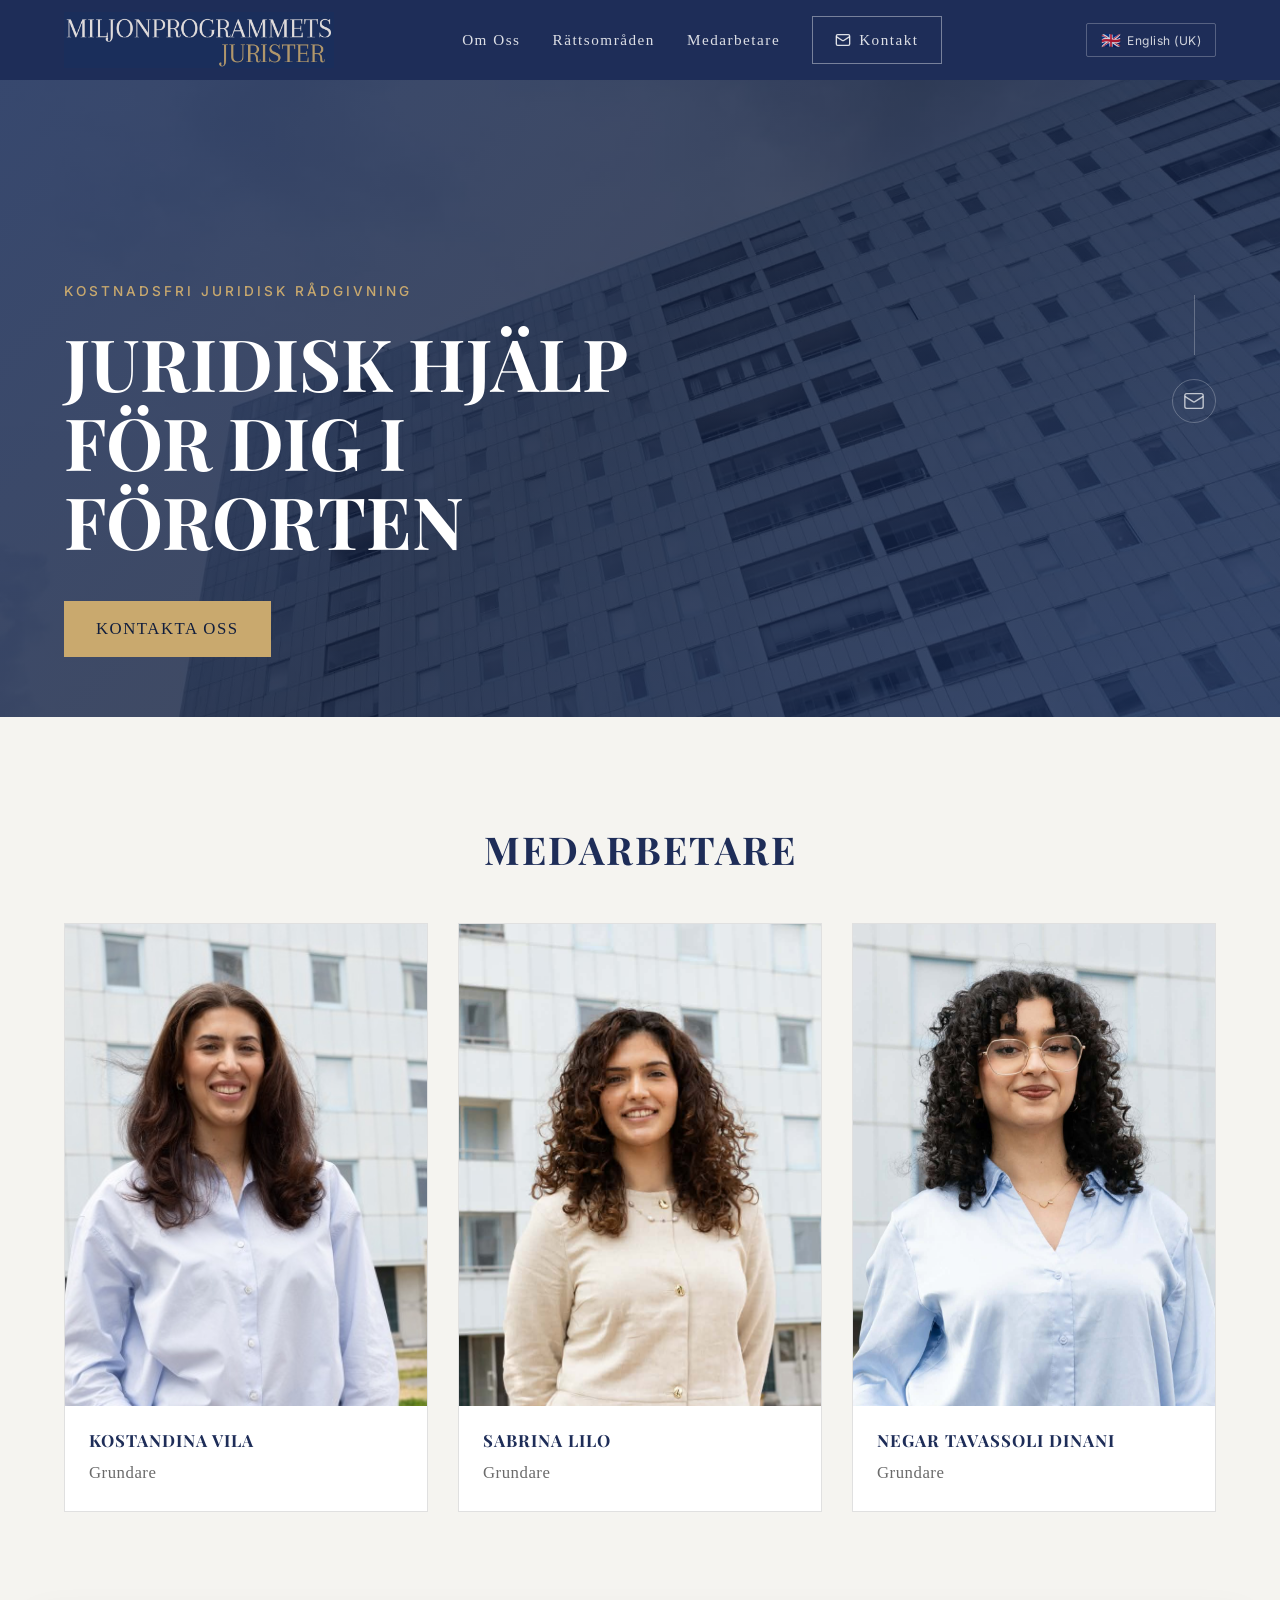
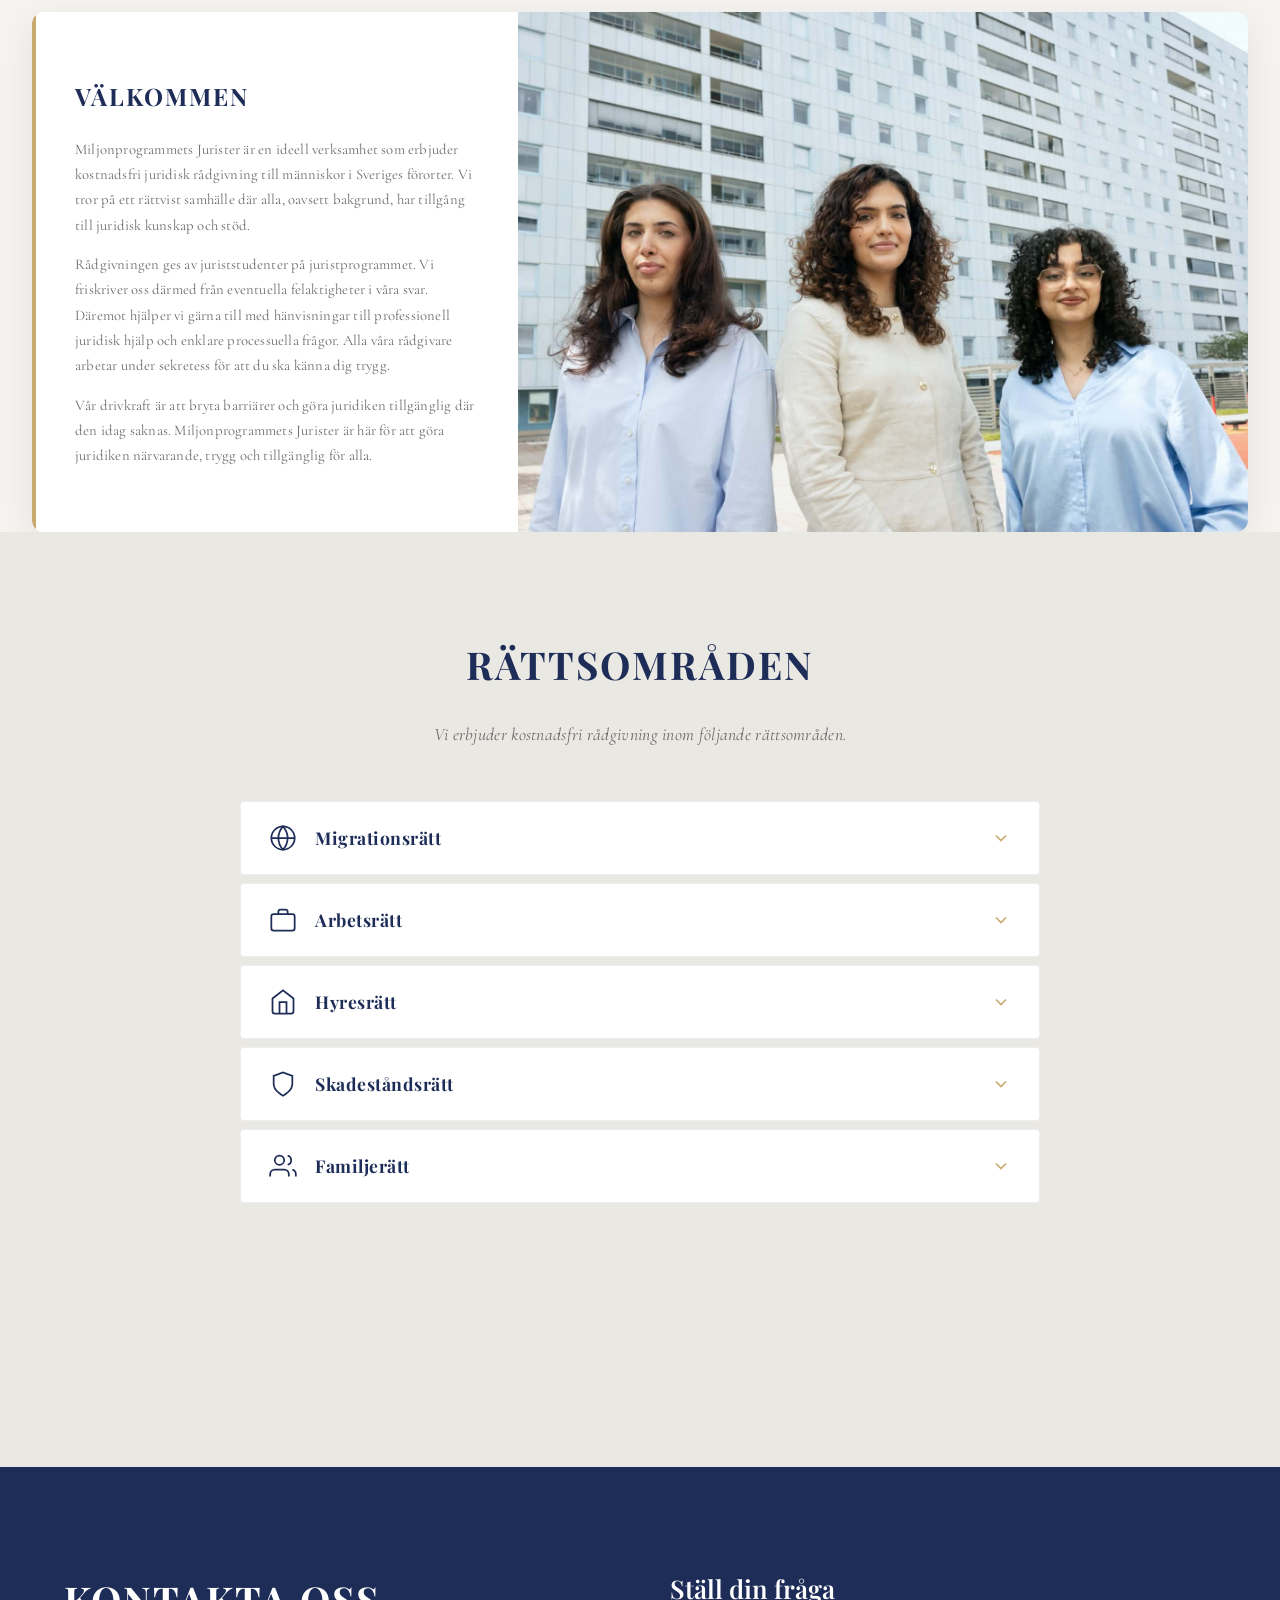
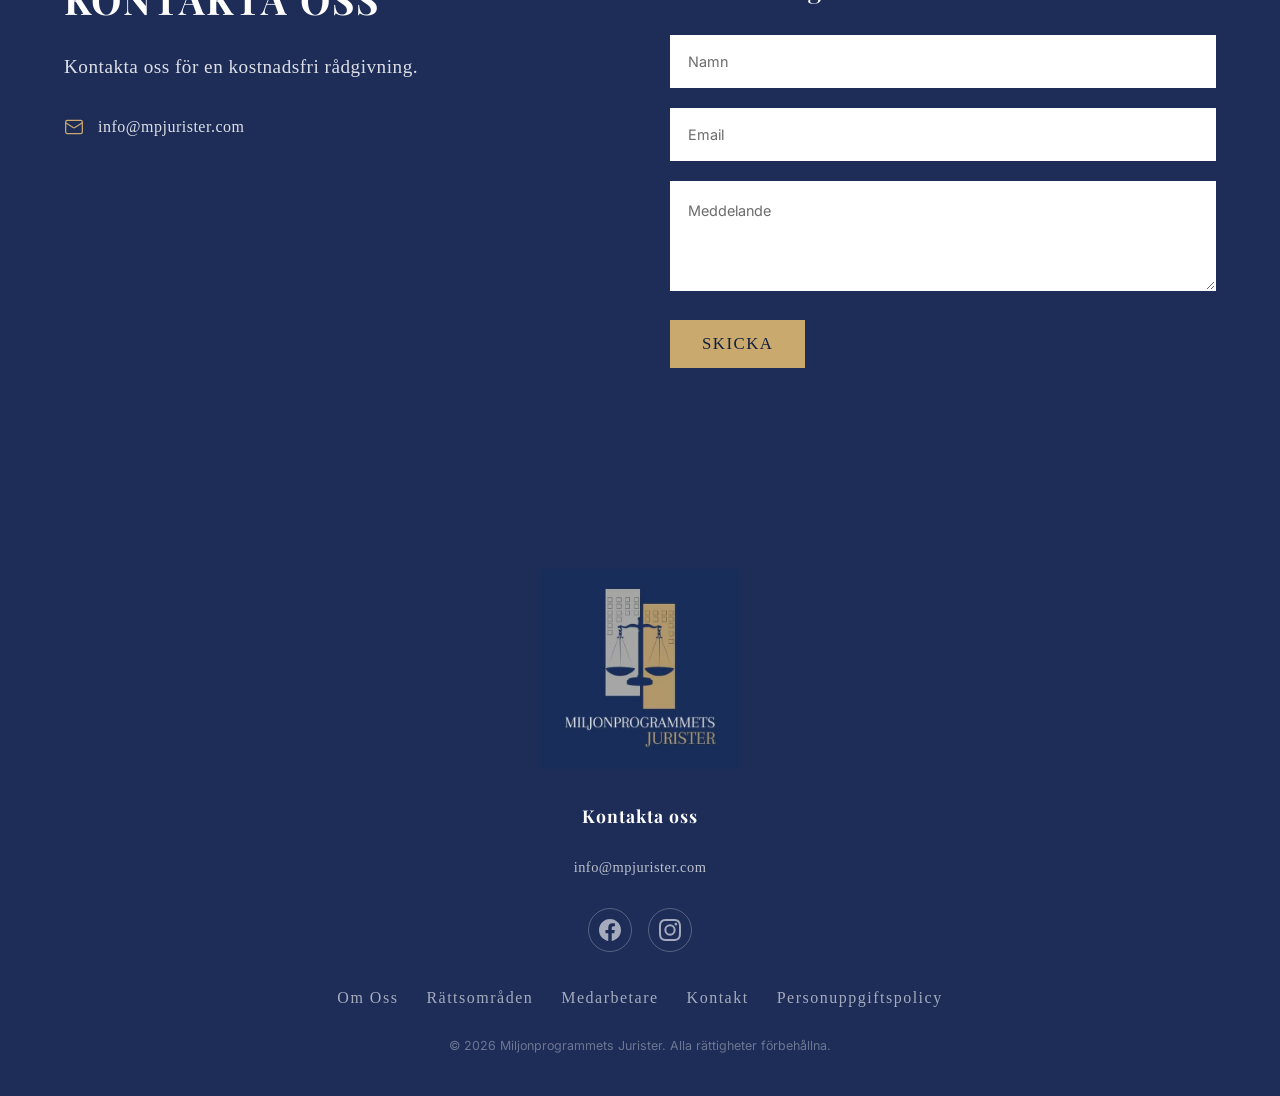
<file: index.html>
<!DOCTYPE html>
<html lang="sv">
<head>
    <meta charset="UTF-8">
    <meta name="viewport" content="width=device-width, initial-scale=1.0">
    <title>Miljonprogrammets Jurister — Kostnadsfri Juridisk Rådgivning</title>
    <meta name="description" content="Miljonprogrammets Jurister erbjuder kostnadsfri juridisk rådgivning inom migrationsrätt, arbetsrätt, hyresrätt, skadeståndsrätt, familjerätt och tvångsvård.">
    <link rel="preconnect" href="https://fonts.googleapis.com">
    <link rel="preconnect" href="https://fonts.gstatic.com" crossorigin>
    <link href="https://fonts.googleapis.com/css2?family=Playfair+Display:ital,wght@0,400;0,700;1,400&family=Inter:wght@300;400;500;600&family=Cormorant+Garamond:ital,wght@0,400;0,500;0,600;1,400;1,500&display=swap" rel="stylesheet">
    <link rel="stylesheet" href="style.css">
</head>
<body>

    <!-- ═══════════════════════════════════════════════════════════ -->
    <!-- HEADER / NAVIGATION                                        -->
    <!-- ═══════════════════════════════════════════════════════════ -->
    <header class="site-header" id="header">
        <div class="header-inner">
            <a href="#hero" class="logo" aria-label="Miljonprogrammets Jurister – Hem">
                <img src="images/logo-header.png" alt="Miljonprogrammets Jurister" class="header-logo-img">
            </a>

            <nav class="main-nav" id="mainNav" aria-label="Huvudnavigering">
                <ul class="nav-list">
                    <li><a href="#om-oss" data-sv="Om Oss" data-en="About Us">Om Oss</a></li>
                    <li><a href="#rattsomraden" data-sv="Rättsområden" data-en="Expertise">Rättsområden</a></li>
                    <li><a href="#medarbetare" data-sv="Medarbetare" data-en="Our People">Medarbetare</a></li>
                    <li><a href="#kontakt" class="nav-cta" data-sv="Kontakt" data-en="Contact Us">
                        <svg width="16" height="16" viewBox="0 0 24 24" fill="none" stroke="currentColor" stroke-width="2" aria-hidden="true">
                            <rect x="2" y="4" width="20" height="16" rx="2"/><path d="m22 7-8.97 5.7a1.94 1.94 0 0 1-2.06 0L2 7"/>
                        </svg>
                        Kontakt
                    </a></li>
                </ul>
                
                <!-- Mobile Language Toggle (only visible in mobile menu) -->
                <button class="lang-toggle mobile-lang-toggle js-lang-toggle" aria-label="Switch language">
                    <span class="lang-flag js-lang-flag">🇬🇧</span>
                    <span class="lang-label js-lang-label" data-sv="English (UK)" data-en="Svenska">English (UK)</span>
                </button>
            </nav>

            <!-- Desktop Language Toggle -->
            <button class="lang-toggle desktop-lang-toggle js-lang-toggle" aria-label="Switch language">
                <span class="lang-flag js-lang-flag">🇬🇧</span>
                <span class="lang-label js-lang-label" data-sv="English (UK)" data-en="Svenska">English (UK)</span>
            </button>

            <!-- Mobile Hamburger -->
            <button class="hamburger" id="hamburger" aria-label="Öppna meny" aria-expanded="false">
                <span></span><span></span><span></span>
            </button>
        </div>
    </header>

    <!-- ═══════════════════════════════════════════════════════════ -->
    <!-- HERO SECTION                                               -->
    <!-- ═══════════════════════════════════════════════════════════ -->
    <section class="hero" id="hero">
        <div class="hero-overlay"></div>
        <div class="hero-content">
            <p class="hero-subtitle" data-sv="KOSTNADSFRI JURIDISK RÅDGIVNING" data-en="FREE LEGAL ADVICE">KOSTNADSFRI JURIDISK RÅDGIVNING</p>
            <h1 class="hero-title" data-sv="JURIDISK HJÄLP FÖR DIG I FÖRORTEN" data-en="LEGAL SUPPORT FOR YOU IN THE MARGINALIZED AREAS">JURIDISK HJÄLP<br>FÖR DIG I<br>FÖRORTEN</h1>
            <a href="#kontakt" class="btn btn-primary" data-sv="KONTAKTA OSS" data-en="CONTACT US">KONTAKTA OSS</a>
        </div>
        <!-- Floating side icons -->
        <div class="hero-side-icons">
            <a href="mailto:info@mpjurister.com" class="side-icon" aria-label="Email">
                <svg width="22" height="22" viewBox="0 0 24 24" fill="none" stroke="currentColor" stroke-width="1.5"><rect x="2" y="4" width="20" height="16" rx="2"/><path d="m22 7-8.97 5.7a1.94 1.94 0 0 1-2.06 0L2 7"/></svg>
            </a>
        </div>
    </section>



    <!-- ═══════════════════════════════════════════════════════════ -->
    <!-- TEAM SECTION                                               -->
    <!-- ═══════════════════════════════════════════════════════════ -->
    <section class="section team" id="medarbetare">
        <div class="container">
            <h2 class="section-title section-title--center" data-sv="MEDARBETARE" data-en="OUR PEOPLE">MEDARBETARE</h2>

            <div class="team-grid">
                <div class="team-card" data-aos>
                    <div class="team-img-wrap">
                        <img src="images/Kostandina_team.jpg" alt="Kostandina Vila" class="team-img-kostandina" loading="lazy">
                    </div>
                    <h3>KOSTANDINA VILA</h3>
                    <p class="team-role" data-sv="Grundare" data-en="Founder">Grundare</p>
                </div>

                <div class="team-card" data-aos>
                    <div class="team-img-wrap">
                        <img src="images/Sabrina_Lilo.jpg" alt="Sabrina Lilo" class="team-img-sabrina" loading="lazy">
                    </div>
                    <h3>SABRINA LILO</h3>
                    <p class="team-role" data-sv="Grundare" data-en="Founder">Grundare</p>
                </div>

                <div class="team-card" data-aos>
                    <div class="team-img-wrap">
                        <img src="images/Negar_Tavaassoli_Dinaani.jpg" alt="Negar Tavassoli Dinani" class="team-img-negar" loading="lazy">
                    </div>
                    <h3>NEGAR TAVASSOLI DINANI</h3>
                    <p class="team-role" data-sv="Grundare" data-en="Founder">Grundare</p>
                </div>
            </div>
        </div>
    </section>

    <!-- ═══════════════════════════════════════════════════════════ -->
    <!-- ABOUT / WELCOME SECTION                                    -->
    <!-- ═══════════════════════════════════════════════════════════ -->
    <section class="section about" id="om-oss">
        <div class="about-split">
            <div class="welcome-box">
                <div class="about-content">
                    <h2 class="section-title" data-sv="VÄLKOMMEN" data-en="WELCOME">VÄLKOMMEN</h2>
                    <p data-sv="Miljonprogrammets Jurister är en ideell verksamhet som erbjuder kostnadsfri juridisk rådgivning till människor i Sveriges förorter. Vi tror på ett rättvist samhälle där alla, oavsett bakgrund, har tillgång till juridisk kunskap och stöd." data-en="Miljonprogrammets Jurister is a non-profit organization that offers free legal advice to people living in Sweden's marginalized areas. We believe in a fair society where everyone, regardless of background, has access to legal knowledge and support.">
                        Miljonprogrammets Jurister är en ideell verksamhet som erbjuder kostnadsfri juridisk rådgivning till människor i Sveriges förorter. Vi tror på ett rättvist samhälle där alla, oavsett bakgrund, har tillgång till juridisk kunskap och stöd.
                    </p>
                    <p data-sv="Rådgivningen ges av juriststudenter på juristprogrammet. Vi friskriver oss därmed från eventuella felaktigheter i våra svar. Däremot hjälper vi gärna till med hänvisningar till professionell juridisk hjälp och enklare processuella frågor. Alla våra rådgivare arbetar under sekretess för att du ska känna dig trygg." data-en="Our legal advice is provided by law students enrolled in university law programs. Therefore, we disclaim any responsibility for potential inaccuracies in our answers. However, we are happy to refer you to professional legal assistance and help with simpler procedural matters. All our advisors operate under strict confidentiality to ensure your safety and comfort.">
                        Rådgivningen ges av juriststudenter på juristprogrammet. Vi friskriver oss därmed från eventuella felaktigheter i våra svar. Däremot hjälper vi gärna till med hänvisningar till professionell juridisk hjälp och enklare processuella frågor. Alla våra rådgivare arbetar under sekretess för att du ska känna dig trygg.
                    </p>
                    <p data-sv="Vår drivkraft är att bryta barriärer och göra juridiken tillgänglig där den idag saknas. Miljonprogrammets Jurister är här för att göra juridiken närvarande, trygg och tillgänglig för alla." data-en="Our mission is to break down barriers and make legal support accessible where it is most needed. Miljonprogrammets Jurister is here to make the law present, safe, and available to everyone.">
                        Vår drivkraft är att bryta barriärer och göra juridiken tillgänglig där den idag saknas. Miljonprogrammets Jurister är här för att göra juridiken närvarande, trygg och tillgänglig för alla.
                    </p>
                </div>
            </div>
            <div class="about-photo">
                <img src="images/Grupp_bilden.jpg" alt="Kostandina Vila, Sabrina Lilo och Negar Tavassoli Dinani — Grundare av Miljonprogrammets Jurister" loading="lazy">
            </div>
        </div>
    </section>

    <!-- ═══════════════════════════════════════════════════════════ -->
    <!-- PRACTICE AREAS (ACCORDION)                                 -->
    <!-- ═══════════════════════════════════════════════════════════ -->
    <section class="section practice-areas" id="rattsomraden">
        <div class="container">
            <h2 class="section-title section-title--center" data-sv="RÄTTSOMRÅDEN" data-en="AREAS OF PRACTICE">RÄTTSOMRÅDEN</h2>
            <p class="section-intro" data-sv="Vi erbjuder kostnadsfri rådgivning inom följande rättsområden." data-en="We offer free advice in the following areas of practice.">Vi erbjuder kostnadsfri rådgivning inom följande rättsområden.</p>

            <div class="accordion-list">
                <!-- Migrationsrätt -->
                <div class="accordion-item" data-aos>
                    <button class="accordion-header" aria-expanded="false">
                        <div class="accordion-header-content">
                            <div class="area-icon">
                                <svg width="28" height="28" viewBox="0 0 24 24" fill="none" stroke="currentColor" stroke-width="1.5"><circle cx="12" cy="12" r="10"/><path d="M2 12h20M12 2a15.3 15.3 0 0 1 4 10 15.3 15.3 0 0 1-4 10 15.3 15.3 0 0 1-4-10 15.3 15.3 0 0 1 4-10z"/></svg>
                            </div>
                            <h3 data-sv="Migrationsrätt" data-en="Immigration Law">Migrationsrätt</h3>
                        </div>
                        <span class="accordion-arrow">
                            <svg width="20" height="20" viewBox="0 0 24 24" fill="none" stroke="currentColor" stroke-width="2"><polyline points="6 9 12 15 18 9"/></svg>
                        </span>
                    </button>
                    <div class="accordion-body">
                        <p data-sv="Migrationsrätt handlar om vilka rättigheter utländska medborgare har att vistas i Sverige. Det är ett viktigt rättsområde som ofta berör människor i mycket utsatta situationer." data-en="Immigration law deals with the rights of foreign citizens to stay in Sweden. It is an important area of law that often affects people in highly vulnerable situations.">Migrationsrätt handlar om vilka rättigheter utländska medborgare har att vistas i Sverige. Det är ett viktigt rättsområde som ofta berör människor i mycket utsatta situationer.</p>
                        <p data-sv="Reglerna inom migrationsrätten kan vara svåra att förstå, och de förändras dessutom relativt ofta. För den som har flytt från exempelvis krig eller förföljelse, och kanske inte behärskar språket, kan det vara särskilt utmanande att sätta sig in i vilka rättigheter och möjligheter som finns." data-en="The rules within immigration law can be difficult to understand, and they also change relatively often. For those who have fled from war or persecution, for example, and perhaps do not speak the language, it can be particularly challenging to understand what rights and opportunities are available.">Reglerna inom migrationsrätten kan vara svåra att förstå, och de förändras dessutom relativt ofta. För den som har flytt från exempelvis krig eller förföljelse, och kanske inte behärskar språket, kan det vara särskilt utmanande att sätta sig in i vilka rättigheter och möjligheter som finns.</p>
                        <p data-sv="Därför är det viktigt att få rätt stöd och vägledning. Vi på Miljonprogrammets jurister arbetar för att göra juridiken mer tillgänglig genom att förklara reglerna på ett tydligt sätt och hjälpa människor att ta nästa steg i sina ärenden." data-en="Therefore, it is important to get the right support and guidance. We at Miljonprogrammets jurister work to make the law more accessible by explaining the rules in a clear way and helping people take the next step in their cases.">Därför är det viktigt att få rätt stöd och vägledning. Vi på Miljonprogrammets jurister arbetar för att göra juridiken mer tillgänglig genom att förklara reglerna på ett tydligt sätt och hjälpa människor att ta nästa steg i sina ärenden.</p>
                    </div>
                </div>

                <!-- Arbetsrätt -->
                <div class="accordion-item" data-aos>
                    <button class="accordion-header" aria-expanded="false">
                        <div class="accordion-header-content">
                            <div class="area-icon">
                                <svg width="28" height="28" viewBox="0 0 24 24" fill="none" stroke="currentColor" stroke-width="1.5"><rect x="2" y="7" width="20" height="14" rx="2"/><path d="M16 7V5a2 2 0 0 0-2-2h-4a2 2 0 0 0-2 2v2"/></svg>
                            </div>
                            <h3 data-sv="Arbetsrätt" data-en="Labour Law">Arbetsrätt</h3>
                        </div>
                        <span class="accordion-arrow">
                            <svg width="20" height="20" viewBox="0 0 24 24" fill="none" stroke="currentColor" stroke-width="2"><polyline points="6 9 12 15 18 9"/></svg>
                        </span>
                    </button>
                    <div class="accordion-body">
                        <p data-sv="Arbetsrätt handlar om rättigheter och skyldigheter mellan arbetsgivare och arbetstagare. Det omfattar även frågor om lön, anställningsvillkor och hur konflikter på arbetsplatsen kan lösas. Arbetsrätten syftar till att skapa trygga och rättvisa arbetsförhållanden. Ingen ska bli utnyttjad i sitt arbete, och alla har rätt till skäliga villkor." data-en="Labor law deals with rights and obligations between employers and employees. It also covers issues concerning salary, employment conditions, and how conflicts in the workplace can be resolved. Labor law aims to create safe and fair working conditions. No one should be exploited in their work, and everyone has the right to reasonable conditions.">Arbetsrätt handlar om rättigheter och skyldigheter mellan arbetsgivare och arbetstagare. Det omfattar även frågor om lön, anställningsvillkor och hur konflikter på arbetsplatsen kan lösas. Arbetsrätten syftar till att skapa trygga och rättvisa arbetsförhållanden. Ingen ska bli utnyttjad i sitt arbete, och alla har rätt till skäliga villkor.</p>
                    </div>
                </div>

                <!-- Hyresrätt -->
                <div class="accordion-item" data-aos>
                    <button class="accordion-header" aria-expanded="false">
                        <div class="accordion-header-content">
                            <div class="area-icon">
                                <svg width="28" height="28" viewBox="0 0 24 24" fill="none" stroke="currentColor" stroke-width="1.5"><path d="m3 9 9-7 9 7v11a2 2 0 0 1-2 2H5a2 2 0 0 1-2-2z"/><polyline points="9,22 9,12 15,12 15,22"/></svg>
                            </div>
                            <h3 data-sv="Hyresrätt" data-en="Tenancy Law">Hyresrätt</h3>
                        </div>
                        <span class="accordion-arrow">
                            <svg width="20" height="20" viewBox="0 0 24 24" fill="none" stroke="currentColor" stroke-width="2"><polyline points="6 9 12 15 18 9"/></svg>
                        </span>
                    </button>
                    <div class="accordion-body">
                        <p data-sv="Hyresjuridik berör förhållandet mellan hyresvärd och hyresgäst. Det omfattar bland annat hyresavtal, uppsägningstider, hyressättning, besittningsskydd och tvister kring boende och lokaler." data-en="Tenancy law concerns the relationship between landlord and tenant. It covers, among other things, rental agreements, notice periods, rent setting, security of tenure and disputes about accommodation and premises.">Hyresjuridik berör förhållandet mellan hyresvärd och hyresgäst. Det omfattar bland annat hyresavtal, uppsägningstider, hyressättning, besittningsskydd och tvister kring boende och lokaler.</p>
                    </div>
                </div>

                <!-- Skadeståndsrätt -->
                <div class="accordion-item" data-aos>
                    <button class="accordion-header" aria-expanded="false">
                        <div class="accordion-header-content">
                            <div class="area-icon">
                                <svg width="28" height="28" viewBox="0 0 24 24" fill="none" stroke="currentColor" stroke-width="1.5"><path d="M12 22s8-4 8-10V5l-8-3-8 3v7c0 6 8 10 8 10z"/></svg>
                            </div>
                            <h3 data-sv="Skadeståndsrätt" data-en="Tort Law">Skadeståndsrätt</h3>
                        </div>
                        <span class="accordion-arrow">
                            <svg width="20" height="20" viewBox="0 0 24 24" fill="none" stroke="currentColor" stroke-width="2"><polyline points="6 9 12 15 18 9"/></svg>
                        </span>
                    </button>
                    <div class="accordion-body">
                        <p data-sv="Skadeståndsrätt reglerar vem som har rätt till skadestånd, och hur stort skadeståndet skall vara. I samband med brott har brottsoffret nästan alltid rätt till skadestånd enligt svensk rätt." data-en="Tort law regulates who is entitled to damages, and how large the damages should be. In the case of a crime, the victim is almost always entitled to damages under Swedish law.">Skadeståndsrätt reglerar vem som har rätt till skadestånd, och hur stort skadeståndet skall vara. I samband med brott har brottsoffret nästan alltid rätt till skadestånd enligt svensk rätt.</p>
                    </div>
                </div>

                <!-- Familjerätt -->
                <div class="accordion-item" data-aos>
                    <button class="accordion-header" aria-expanded="false">
                        <div class="accordion-header-content">
                            <div class="area-icon">
                                <svg width="28" height="28" viewBox="0 0 24 24" fill="none" stroke="currentColor" stroke-width="1.5"><path d="M17 21v-2a4 4 0 0 0-4-4H5a4 4 0 0 0-4 4v2"/><circle cx="9" cy="7" r="4"/><path d="M23 21v-2a4 4 0 0 0-3-3.87"/><path d="M16 3.13a4 4 0 0 1 0 7.75"/></svg>
                            </div>
                            <h3 data-sv="Familjerätt" data-en="Family Law">Familjerätt</h3>
                        </div>
                        <span class="accordion-arrow">
                            <svg width="20" height="20" viewBox="0 0 24 24" fill="none" stroke="currentColor" stroke-width="2"><polyline points="6 9 12 15 18 9"/></svg>
                        </span>
                    </button>
                    <div class="accordion-body">
                        <p data-sv="Familjerätt handlar om juridiska frågor som rör familjen och relationer mellan närstående. Det omfattar bland annat regler kring äktenskap och samboförhållanden, relationen mellan föräldrar och barn samt frågor om arv. Inom familjerätten finns även bestämmelser om gode män och förvaltare, som kan bli aktuella när en person behöver stöd i att ta tillvara sina rättigheter eller sköta sin ekonomi." data-en="Family law deals with legal issues concerning the family and relationships between relatives. It includes, among other things, rules regarding marriage and cohabitation, the relationship between parents and children, as well as issues of inheritance. Family law also contains provisions on trustees and administrators, which may become relevant when a person needs support in asserting their rights or managing their finances.">Familjerätt handlar om juridiska frågor som rör familjen och relationer mellan närstående. Det omfattar bland annat regler kring äktenskap och samboförhållanden, relationen mellan föräldrar och barn samt frågor om arv. Inom familjerätten finns även bestämmelser om gode män och förvaltare, som kan bli aktuella när en person behöver stöd i att ta tillvara sina rättigheter eller sköta sin ekonomi.</p>
                    </div>
                </div>

                <!-- Tvångsvård -->
                <div class="accordion-item" data-aos>
                    <button class="accordion-header" aria-expanded="false">
                        <div class="accordion-header-content">
                            <div class="area-icon">
                                <svg width="28" height="28" viewBox="0 0 24 24" fill="none" stroke="currentColor" stroke-width="1.5"><path d="M12 22s8-4 8-10V5l-8-3-8 3v7c0 6 8 10 8 10z"/><path d="M12 8v4M12 16h.01"/></svg>
                            </div>
                            <h3 data-sv="Tvångsmål" data-en="Compulsory Cases">Tvångsmål</h3>
                        </div>
                        <span class="accordion-arrow">
                            <svg width="20" height="20" viewBox="0 0 24 24" fill="none" stroke="currentColor" stroke-width="2"><polyline points="6 9 12 15 18 9"/></svg>
                        </span>
                    </button>
                    <div class="accordion-body">
                        <p data-sv="Tvångsmål är rättsliga ärenden där en person kan bli omhändertagen eller få vård utan sitt samtycke. Det gäller till exempel ärenden enligt LVU (vård av unga), LPT (psykiatrisk tvångsvård), LRV (rättspsykiatrisk vård) och LVM (vård av missbrukare)." data-en="Compulsory cases are legal matters where a person can be taken into custody or receive care without their consent. This applies, for example, to cases under LVU (care of young persons), LPT (compulsory psychiatric care), LRV (forensic psychiatric care), and LVM (care of substance abusers).">Tvångsmål är rättsliga ärenden där en person kan bli omhändertagen eller få vård utan sitt samtycke. Det gäller till exempel ärenden enligt LVU (vård av unga), LPT (psykiatrisk tvångsvård), LRV (rättspsykiatrisk vård) och LVM (vård av missbrukare).</p>
                        <p data-sv="I dessa situationer kan myndigheter besluta om vård eller behandling för att skydda personens hälsa eller säkerhet, eller i vissa fall även andra personers säkerhet." data-en="In these situations, authorities can decide on care or treatment to protect the person's health or safety, or in some cases also the safety of other people.">I dessa situationer kan myndigheter besluta om vård eller behandling för att skydda personens hälsa eller säkerhet, eller i vissa fall även andra personers säkerhet.</p>
                    </div>
                </div>

                <!-- Övrigt -->
                <div class="accordion-item" data-aos>
                    <button class="accordion-header" aria-expanded="false">
                        <div class="accordion-header-content">
                            <div class="area-icon">
                                <svg width="28" height="28" viewBox="0 0 24 24" fill="none" stroke="currentColor" stroke-width="1.5"><circle cx="12" cy="12" r="10"/><line x1="12" y1="16" x2="12" y2="12"/><line x1="12" y1="8" x2="12.01" y2="8"/></svg>
                            </div>
                            <h3 data-sv="Övrigt" data-en="Other">Övrigt</h3>
                        </div>
                        <span class="accordion-arrow">
                            <svg width="20" height="20" viewBox="0 0 24 24" fill="none" stroke="currentColor" stroke-width="2"><polyline points="6 9 12 15 18 9"/></svg>
                        </span>
                    </button>
                    <div class="accordion-body">
                        <p data-sv="Oavsett vilket rättsområde du behöver hjälp med, finns vi här för att ge dig stöd och vägledning." data-en="Whatever area of law you need help with, we are here to provide you with support and guidance.">Oavsett vilket rättsområde du behöver hjälp med, finns vi här för att ge dig stöd och vägledning.</p>
                    </div>
                </div>
            </div>
        </div>
    </section>


    <!-- ═══════════════════════════════════════════════════════════ -->
    <!-- CONTACT SECTION                                            -->
    <!-- ═══════════════════════════════════════════════════════════ -->
    <section class="section contact" id="kontakt">
        <div class="container contact-grid">
            <div class="contact-info">
                <h2 class="section-title section-title--light" data-sv="KONTAKTA OSS" data-en="CONTACT US">KONTAKTA OSS</h2>
                <p class="contact-desc" data-sv="Kontakta oss för en kostnadsfri rådgivning." data-en="Contact us for free legal advice.">Kontakta oss för en kostnadsfri rådgivning.</p>

                <div class="contact-details">
                    <div class="contact-item">
                        <svg width="20" height="20" viewBox="0 0 24 24" fill="none" stroke="currentColor" stroke-width="1.5" aria-hidden="true"><rect x="2" y="4" width="20" height="16" rx="2"/><path d="m22 7-8.97 5.7a1.94 1.94 0 0 1-2.06 0L2 7"/></svg>
                        <span>info@mpjurister.com</span>
                    </div>

                </div>
            </div>

            <form class="contact-form" id="contactForm" novalidate>
                <h3 class="form-title" data-sv="Ställ din fråga" data-en="Ask your question">Ställ din fråga</h3>
                
                <!-- Spam prevention (Honeypot) -->
                <div class="form-group honeypot" style="display:none;" aria-hidden="true">
                    <label for="formHoneypot">Lämna detta fält tomt om du är människa</label>
                    <input type="text" id="formHoneypot" name="formHoneypot" tabindex="-1" autocomplete="off">
                </div>

                <div class="form-group">
                    <input type="text" id="formName" name="name" required placeholder=" ">
                    <label for="formName" data-sv="Namn" data-en="Name">Namn</label>
                </div>
                <div class="form-group">
                    <input type="email" id="formEmail" name="email" required placeholder=" ">
                    <label for="formEmail" data-sv="Email" data-en="Email">Email</label>
                </div>
                <div class="form-group">
                    <textarea id="formMessage" name="message" rows="4" required placeholder=" "></textarea>
                    <label for="formMessage" data-sv="Meddelande" data-en="Message">Meddelande</label>
                </div>
                <button type="submit" class="btn btn-primary btn-submit" data-sv="SKICKA" data-en="SEND">SKICKA</button>
                <p class="form-success" id="formSuccess" data-sv="Tack! Vi återkommer så snart som möjligt." data-en="Thank you! We will get back to you as soon as possible."></p>
            </form>
        </div>
    </section>

    <!-- ═══════════════════════════════════════════════════════════ -->
    <!-- FOOTER                                                     -->
    <!-- ═══════════════════════════════════════════════════════════ -->
    <footer class="site-footer">
        <div class="container footer-inner">
            <div class="footer-logo-wrap">
                <img src="images/logo-footer.jpg" alt="Miljonprogrammets Jurister" class="footer-logo-img">
            </div>
            <h3 class="footer-heading" data-sv="Kontakta oss" data-en="Contact us">Kontakta oss</h3>
            <div class="footer-contact-info">
                <span>info@mpjurister.com</span>
            </div>

            <!-- Social Media -->
            <div class="social-links">
                <a href="https://www.facebook.com/profile.php?id=61574686059369" target="_blank" rel="noopener noreferrer" class="social-link" aria-label="Facebook">
                    <svg width="22" height="22" viewBox="0 0 24 24" fill="currentColor"><path d="M24 12.073c0-6.627-5.373-12-12-12s-12 5.373-12 12c0 5.99 4.388 10.954 10.125 11.854v-8.385H7.078v-3.47h3.047V9.43c0-3.007 1.792-4.669 4.533-4.669 1.312 0 2.686.235 2.686.235v2.953H15.83c-1.491 0-1.956.925-1.956 1.874v2.25h3.328l-.532 3.47h-2.796v8.385C19.612 23.027 24 18.062 24 12.073z"/></svg>
                </a>
                <a href="https://www.instagram.com/mpjurister?igsh=YjFncnJhaXMwaDJr" target="_blank" rel="noopener noreferrer" class="social-link" aria-label="Instagram">
                    <svg width="22" height="22" viewBox="0 0 24 24" fill="currentColor"><path d="M12 2.163c3.204 0 3.584.012 4.85.07 3.252.148 4.771 1.691 4.919 4.919.058 1.265.069 1.645.069 4.849 0 3.205-.012 3.584-.069 4.849-.149 3.225-1.664 4.771-4.919 4.919-1.266.058-1.644.07-4.85.07-3.204 0-3.584-.012-4.849-.07-3.26-.149-4.771-1.699-4.919-4.92-.058-1.265-.07-1.644-.07-4.849 0-3.204.013-3.583.07-4.849.149-3.227 1.664-4.771 4.919-4.919 1.266-.057 1.645-.069 4.849-.069zM12 0C8.741 0 8.333.014 7.053.072 2.695.272.273 2.69.073 7.052.014 8.333 0 8.741 0 12c0 3.259.014 3.668.072 4.948.2 4.358 2.618 6.78 6.98 6.98C8.333 23.986 8.741 24 12 24c3.259 0 3.668-.014 4.948-.072 4.354-.2 6.782-2.618 6.979-6.98.059-1.28.073-1.689.073-4.948 0-3.259-.014-3.667-.072-4.947-.196-4.354-2.617-6.78-6.979-6.98C15.668.014 15.259 0 12 0zm0 5.838a6.162 6.162 0 100 12.324 6.162 6.162 0 000-12.324zM12 16a4 4 0 110-8 4 4 0 010 8zm6.406-11.845a1.44 1.44 0 100 2.881 1.44 1.44 0 000-2.881z"/></svg>
                </a>
            </div>

            <nav class="footer-nav" aria-label="Footer navigation">
                <a href="#om-oss" data-sv="Om Oss" data-en="About Us">Om Oss</a>
                <a href="#rattsomraden" data-sv="Rättsområden" data-en="Expertise">Rättsområden</a>
                <a href="#medarbetare" data-sv="Medarbetare" data-en="Our People">Medarbetare</a>
                <a href="#kontakt" data-sv="Kontakt" data-en="Contact Us">Kontakt</a>
                <a href="personuppgiftspolicy.html" data-sv="Personuppgiftspolicy" data-en="Privacy Policy">Personuppgiftspolicy</a>
            </nav>
            <p class="footer-copy">&copy; 2026 Miljonprogrammets Jurister. <span data-sv="Alla rättigheter förbehållna." data-en="All rights reserved.">Alla rättigheter förbehållna.</span></p>
        </div>
    </footer>

    <script src="script.js"></script>
</body>
</html>
</file>
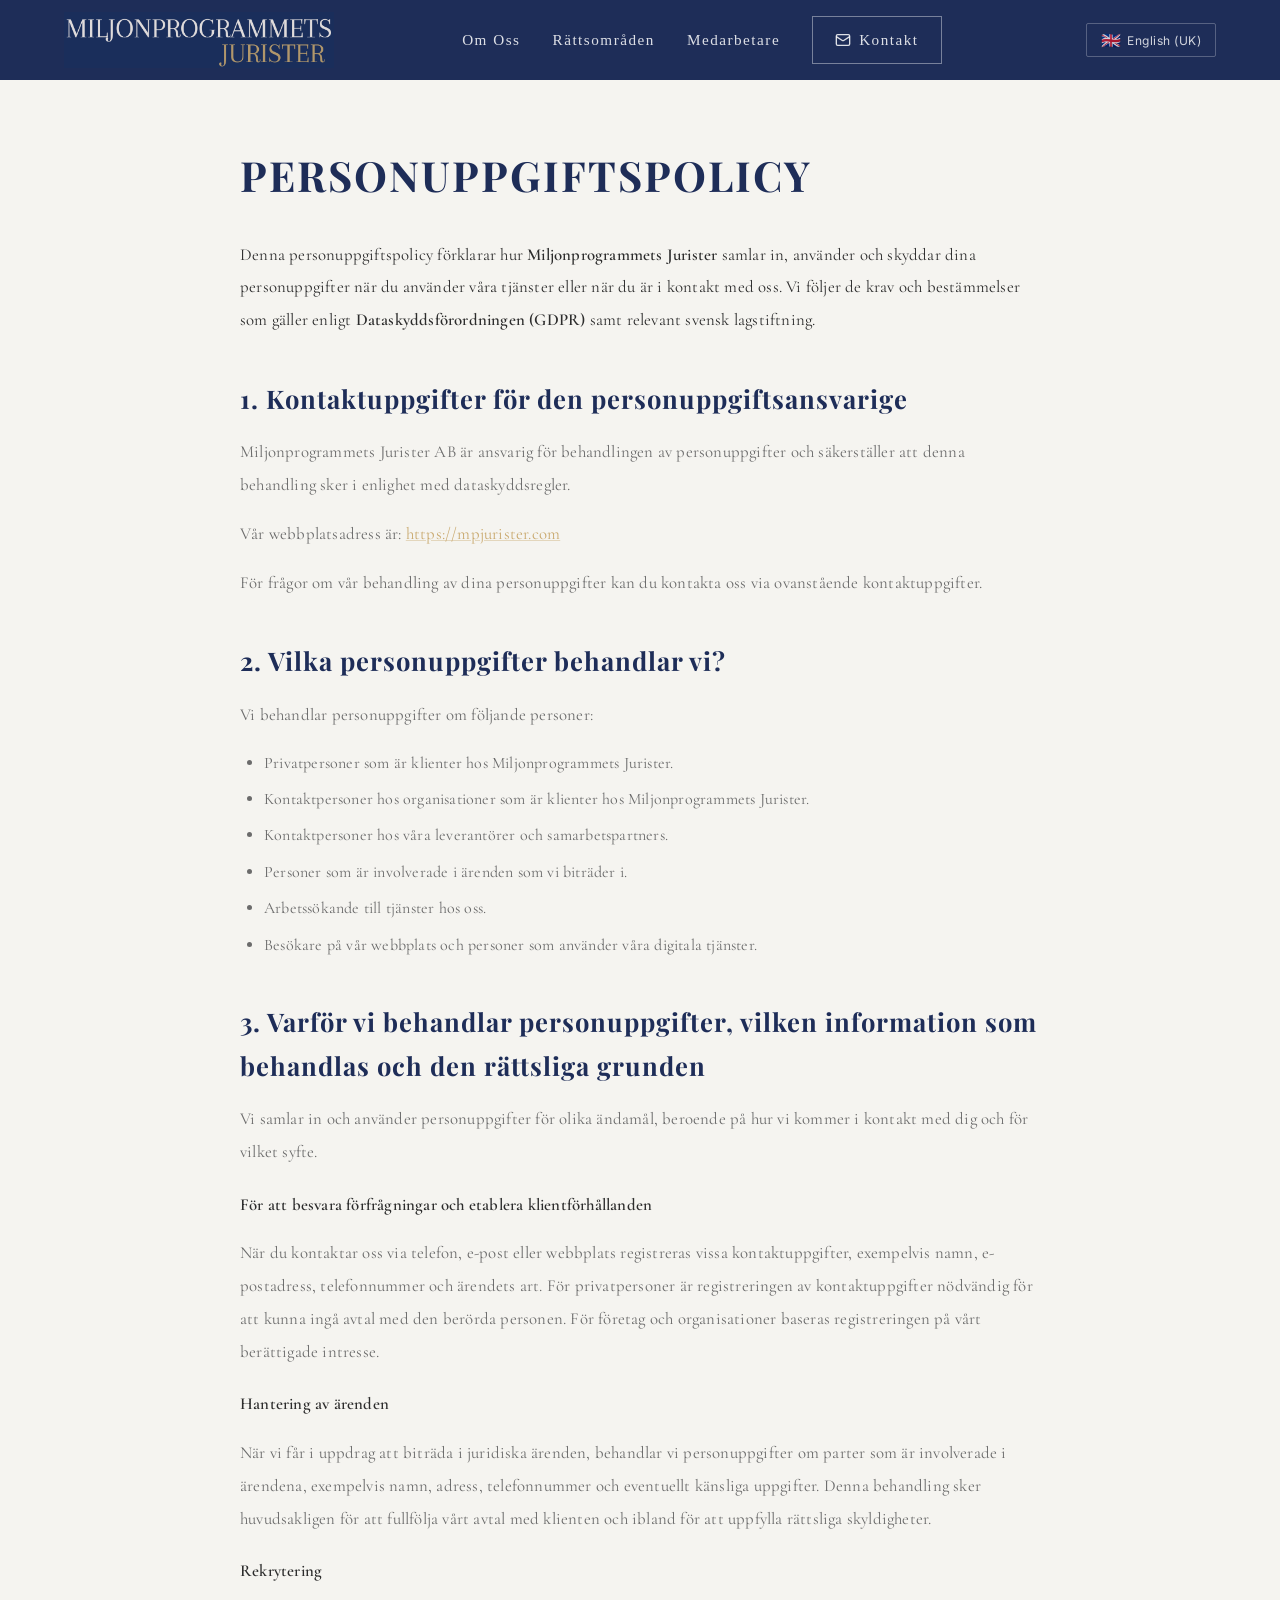
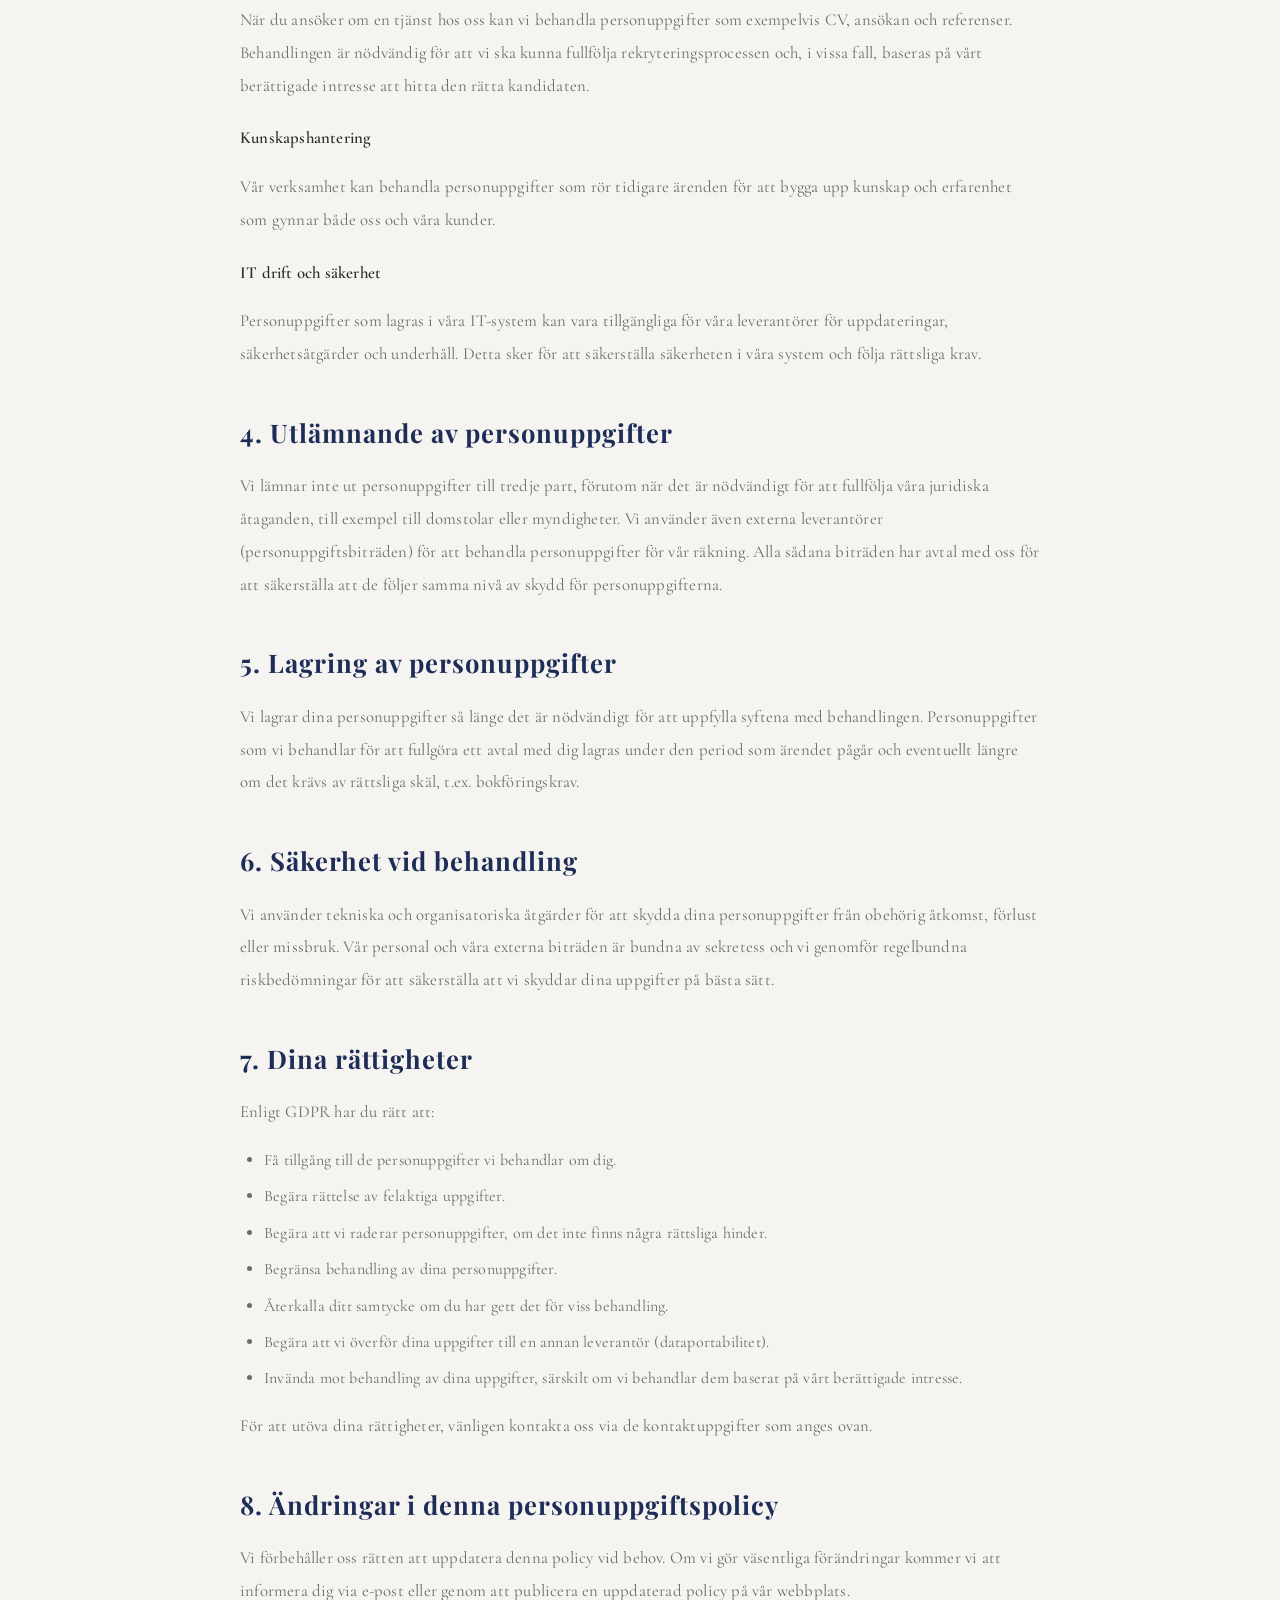
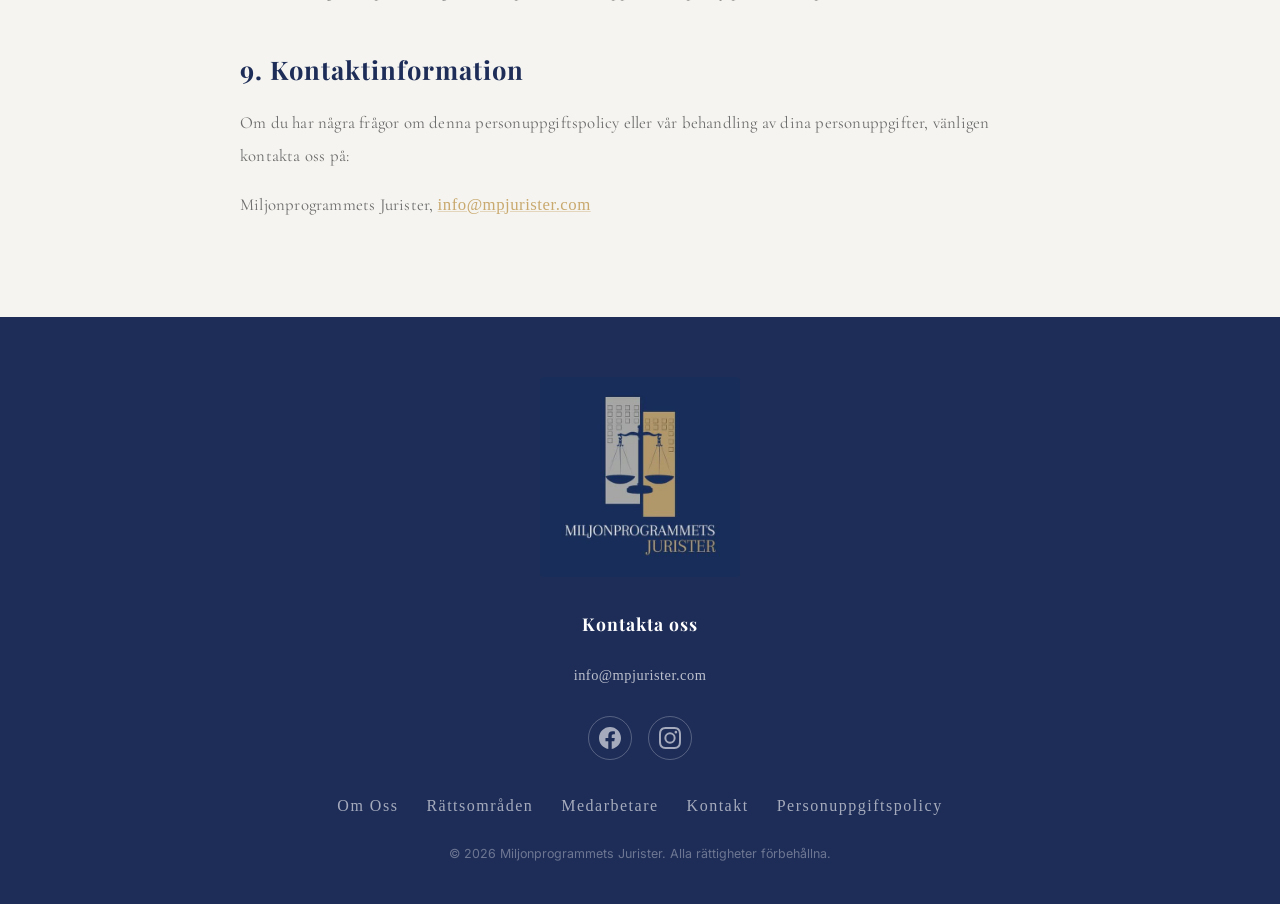
<file: personuppgiftspolicy.html>
<!DOCTYPE html>
<html lang="sv">
<head>
    <meta charset="UTF-8">
    <meta name="viewport" content="width=device-width, initial-scale=1.0">
    <title>Personuppgiftspolicy — Miljonprogrammets Jurister</title>
    <meta name="description" content="Personuppgiftspolicy för Miljonprogrammets Jurister. Läs om hur vi behandlar dina personuppgifter i enlighet med GDPR.">
    <link rel="preconnect" href="https://fonts.googleapis.com">
    <link rel="preconnect" href="https://fonts.gstatic.com" crossorigin>
    <link href="https://fonts.googleapis.com/css2?family=Playfair+Display:ital,wght@0,400;0,700;1,400&family=Inter:wght@300;400;500;600&family=Cormorant+Garamond:ital,wght@0,400;0,500;0,600;1,400;1,500&display=swap" rel="stylesheet">
    <link rel="stylesheet" href="style.css">
</head>
<body>

    <!-- HEADER -->
    <header class="site-header" id="header">
        <div class="header-inner">
            <a href="index.html" class="logo" aria-label="Miljonprogrammets Jurister – Hem">
                <img src="images/logo-header.png" alt="Miljonprogrammets Jurister" class="header-logo-img">
            </a>

            <nav class="main-nav" id="mainNav" aria-label="Huvudnavigering">
                <ul class="nav-list">
                    <li><a href="index.html#om-oss">Om Oss</a></li>
                    <li><a href="index.html#rattsomraden">Rättsområden</a></li>
                    <li><a href="index.html#medarbetare">Medarbetare</a></li>
                    <li><a href="index.html#kontakt" class="nav-cta">
                        <svg width="16" height="16" viewBox="0 0 24 24" fill="none" stroke="currentColor" stroke-width="2" aria-hidden="true">
                            <rect x="2" y="4" width="20" height="16" rx="2"/><path d="m22 7-8.97 5.7a1.94 1.94 0 0 1-2.06 0L2 7"/>
                        </svg>
                        Kontakt
                    </a></li>
                </ul>
                
                <!-- Mobile Language Toggle (only visible in mobile menu) -->
                <button class="lang-toggle mobile-lang-toggle js-lang-toggle" aria-label="Switch language">
                    <span class="lang-flag js-lang-flag">🇬🇧</span>
                    <span class="lang-label js-lang-label">English (UK)</span>
                </button>
            </nav>

            <!-- Desktop Language Toggle -->
            <button class="lang-toggle desktop-lang-toggle js-lang-toggle" aria-label="Switch language">
                <span class="lang-flag js-lang-flag">🇬🇧</span>
                <span class="lang-label js-lang-label">English (UK)</span>
            </button>

            <button class="hamburger" id="hamburger" aria-label="Öppna meny" aria-expanded="false">
                <span></span><span></span><span></span>
            </button>
        </div>
    </header>

    <!-- POLICY CONTENT -->
    <main class="policy-page">
        <div class="container policy-content">
            <h1>PERSONUPPGIFTSPOLICY</h1>

            <p class="policy-intro">Denna personuppgiftspolicy förklarar hur <strong>Miljonprogrammets Jurister</strong> samlar in, använder och skyddar dina personuppgifter när du använder våra tjänster eller när du är i kontakt med oss. Vi följer de krav och bestämmelser som gäller enligt <strong>Dataskyddsförordningen (GDPR)</strong> samt relevant svensk lagstiftning.</p>

            <h2>1. Kontaktuppgifter för den personuppgiftsansvarige</h2>
            <p>Miljonprogrammets Jurister AB är ansvarig för behandlingen av personuppgifter och säkerställer att denna behandling sker i enlighet med dataskyddsregler.</p>
            <p>Vår webbplatsadress är: <a href="https://mpjurister.com">https://mpjurister.com</a></p>
            <p>För frågor om vår behandling av dina personuppgifter kan du kontakta oss via ovanstående kontaktuppgifter.</p>

            <h2>2. Vilka personuppgifter behandlar vi?</h2>
            <p>Vi behandlar personuppgifter om följande personer:</p>
            <ul>
                <li>Privatpersoner som är klienter hos Miljonprogrammets Jurister.</li>
                <li>Kontaktpersoner hos organisationer som är klienter hos Miljonprogrammets Jurister.</li>
                <li>Kontaktpersoner hos våra leverantörer och samarbetspartners.</li>
                <li>Personer som är involverade i ärenden som vi biträder i.</li>
                <li>Arbetssökande till tjänster hos oss.</li>
                <li>Besökare på vår webbplats och personer som använder våra digitala tjänster.</li>
            </ul>

            <h2>3. Varför vi behandlar personuppgifter, vilken information som behandlas och den rättsliga grunden</h2>
            <p>Vi samlar in och använder personuppgifter för olika ändamål, beroende på hur vi kommer i kontakt med dig och för vilket syfte.</p>

            <p class="policy-subsection-title">För att besvara förfrågningar och etablera klientförhållanden</p>
            <p>När du kontaktar oss via telefon, e-post eller webbplats registreras vissa kontaktuppgifter, exempelvis namn, e-postadress, telefonnummer och ärendets art. För privatpersoner är registreringen av kontaktuppgifter nödvändig för att kunna ingå avtal med den berörda personen. För företag och organisationer baseras registreringen på vårt berättigade intresse.</p>

            <p class="policy-subsection-title">Hantering av ärenden</p>
            <p>När vi får i uppdrag att biträda i juridiska ärenden, behandlar vi personuppgifter om parter som är involverade i ärendena, exempelvis namn, adress, telefonnummer och eventuellt känsliga uppgifter. Denna behandling sker huvudsakligen för att fullfölja vårt avtal med klienten och ibland för att uppfylla rättsliga skyldigheter.</p>

            <p class="policy-subsection-title">Rekrytering</p>
            <p>När du ansöker om en tjänst hos oss kan vi behandla personuppgifter som exempelvis CV, ansökan och referenser. Behandlingen är nödvändig för att vi ska kunna fullfölja rekryteringsprocessen och, i vissa fall, baseras på vårt berättigade intresse att hitta den rätta kandidaten.</p>

            <p class="policy-subsection-title">Kunskapshantering</p>
            <p>Vår verksamhet kan behandla personuppgifter som rör tidigare ärenden för att bygga upp kunskap och erfarenhet som gynnar både oss och våra kunder.</p>

            <p class="policy-subsection-title">IT drift och säkerhet</p>
            <p>Personuppgifter som lagras i våra IT-system kan vara tillgängliga för våra leverantörer för uppdateringar, säkerhetsåtgärder och underhåll. Detta sker för att säkerställa säkerheten i våra system och följa rättsliga krav.</p>

            <h2>4. Utlämnande av personuppgifter</h2>
            <p>Vi lämnar inte ut personuppgifter till tredje part, förutom när det är nödvändigt för att fullfölja våra juridiska åtaganden, till exempel till domstolar eller myndigheter. Vi använder även externa leverantörer (personuppgiftsbiträden) för att behandla personuppgifter för vår räkning. Alla sådana biträden har avtal med oss för att säkerställa att de följer samma nivå av skydd för personuppgifterna.</p>

            <h2>5. Lagring av personuppgifter</h2>
            <p>Vi lagrar dina personuppgifter så länge det är nödvändigt för att uppfylla syftena med behandlingen. Personuppgifter som vi behandlar för att fullgöra ett avtal med dig lagras under den period som ärendet pågår och eventuellt längre om det krävs av rättsliga skäl, t.ex. bokföringskrav.</p>

            <h2>6. Säkerhet vid behandling</h2>
            <p>Vi använder tekniska och organisatoriska åtgärder för att skydda dina personuppgifter från obehörig åtkomst, förlust eller missbruk. Vår personal och våra externa biträden är bundna av sekretess och vi genomför regelbundna riskbedömningar för att säkerställa att vi skyddar dina uppgifter på bästa sätt.</p>

            <h2>7. Dina rättigheter</h2>
            <p>Enligt GDPR har du rätt att:</p>
            <ul>
                <li>Få tillgång till de personuppgifter vi behandlar om dig.</li>
                <li>Begära rättelse av felaktiga uppgifter.</li>
                <li>Begära att vi raderar personuppgifter, om det inte finns några rättsliga hinder.</li>
                <li>Begränsa behandling av dina personuppgifter.</li>
                <li>Återkalla ditt samtycke om du har gett det för viss behandling.</li>
                <li>Begära att vi överför dina uppgifter till en annan leverantör (dataportabilitet).</li>
                <li>Invända mot behandling av dina uppgifter, särskilt om vi behandlar dem baserat på vårt berättigade intresse.</li>
            </ul>
            <p>För att utöva dina rättigheter, vänligen kontakta oss via de kontaktuppgifter som anges ovan.</p>

            <h2>8. Ändringar i denna personuppgiftspolicy</h2>
            <p>Vi förbehåller oss rätten att uppdatera denna policy vid behov. Om vi gör väsentliga förändringar kommer vi att informera dig via e-post eller genom att publicera en uppdaterad policy på vår webbplats.</p>

            <h2>9. Kontaktinformation</h2>
            <p>Om du har några frågor om denna personuppgiftspolicy eller vår behandling av dina personuppgifter, vänligen kontakta oss på:</p>
            <p>Miljonprogrammets Jurister, <a href="mailto:info@mpjurister.com">info@mpjurister.com</a></p>
        </div>
    </main>

    <!-- FOOTER -->
    <footer class="site-footer">
        <div class="container footer-inner">
            <div class="footer-logo-wrap">
                <img src="images/logo-footer.jpg" alt="Miljonprogrammets Jurister" class="footer-logo-img">
            </div>
            <h3 class="footer-heading">Kontakta oss</h3>
            <div class="footer-contact-info">
                <span>info@mpjurister.com</span>
            </div>

            <div class="social-links">
                <a href="https://www.facebook.com/profile.php?id=61574686059369" target="_blank" rel="noopener noreferrer" class="social-link" aria-label="Facebook">
                    <svg width="22" height="22" viewBox="0 0 24 24" fill="currentColor"><path d="M24 12.073c0-6.627-5.373-12-12-12s-12 5.373-12 12c0 5.99 4.388 10.954 10.125 11.854v-8.385H7.078v-3.47h3.047V9.43c0-3.007 1.792-4.669 4.533-4.669 1.312 0 2.686.235 2.686.235v2.953H15.83c-1.491 0-1.956.925-1.956 1.874v2.25h3.328l-.532 3.47h-2.796v8.385C19.612 23.027 24 18.062 24 12.073z"/></svg>
                </a>
                <a href="https://www.instagram.com/mpjurister?igsh=YjFncnJhaXMwaDJr" target="_blank" rel="noopener noreferrer" class="social-link" aria-label="Instagram">
                    <svg width="22" height="22" viewBox="0 0 24 24" fill="currentColor"><path d="M12 2.163c3.204 0 3.584.012 4.85.07 3.252.148 4.771 1.691 4.919 4.919.058 1.265.069 1.645.069 4.849 0 3.205-.012 3.584-.069 4.849-.149 3.225-1.664 4.771-4.919 4.919-1.266.058-1.644.07-4.85.07-3.204 0-3.584-.012-4.849-.07-3.26-.149-4.771-1.699-4.919-4.92-.058-1.265-.07-1.644-.07-4.849 0-3.204.013-3.583.07-4.849.149-3.227 1.664-4.771 4.919-4.919 1.266-.057 1.645-.069 4.849-.069zM12 0C8.741 0 8.333.014 7.053.072 2.695.272.273 2.69.073 7.052.014 8.333 0 8.741 0 12c0 3.259.014 3.668.072 4.948.2 4.358 2.618 6.78 6.98 6.98C8.333 23.986 8.741 24 12 24c3.259 0 3.668-.014 4.948-.072 4.354-.2 6.782-2.618 6.979-6.98.059-1.28.073-1.689.073-4.948 0-3.259-.014-3.667-.072-4.947-.196-4.354-2.617-6.78-6.979-6.98C15.668.014 15.259 0 12 0zm0 5.838a6.162 6.162 0 100 12.324 6.162 6.162 0 000-12.324zM12 16a4 4 0 110-8 4 4 0 010 8zm6.406-11.845a1.44 1.44 0 100 2.881 1.44 1.44 0 000-2.881z"/></svg>
                </a>
            </div>

            <nav class="footer-nav" aria-label="Footer navigation">
                <a href="index.html#om-oss">Om Oss</a>
                <a href="index.html#rattsomraden">Rättsområden</a>
                <a href="index.html#medarbetare">Medarbetare</a>
                <a href="index.html#kontakt">Kontakt</a>
                <a href="personuppgiftspolicy.html">Personuppgiftspolicy</a>
            </nav>
            <p class="footer-copy">&copy; 2026 Miljonprogrammets Jurister. Alla rättigheter förbehållna.</p>
        </div>
    </footer>

    <script src="script.js"></script>
</body>
</html>
</file>
<file: style.css>
/* ═══════════════════════════════════════════════════════════ */
/*  DESIGN TOKENS                                             */
/* ═══════════════════════════════════════════════════════════ */
:root {
    --color-primary: #1e2d58;
    --color-primary-dark: #111e3d;
    --color-primary-light: #2a4278;
    --color-accent: #c9a96e;
    --color-accent-hover: #b8963d;
    --color-bg: #f5f4f0;
    --color-bg-alt: #eae8e3;
    --color-text: #2c2c2c;
    --color-text-light: #6b6b6b;
    --color-white: #ffffff;

    --font-heading: 'Playfair Display', 'Georgia', serif;
    --font-body: 'Inter', 'Helvetica Neue', Arial, sans-serif;
    --font-elegant: 'Cormorant Garamond', 'Georgia', serif;

    --header-height: 80px;
    --max-width: 1200px;
    --transition: 0.3s ease;
}

/* ═══════════════════════════════════════════════════════════ */
/*  RESET & BASE                                              */
/* ═══════════════════════════════════════════════════════════ */
*,
*::before,
*::after {
    margin: 0;
    padding: 0;
    box-sizing: border-box;
}

html {
    scroll-behavior: smooth;
    scroll-padding-top: var(--header-height);
}

body {
    font-family: var(--font-body);
    font-size: 16px;
    line-height: 1.7;
    color: var(--color-text);
    background: var(--color-bg);
    -webkit-font-smoothing: antialiased;
    -moz-osx-font-smoothing: grayscale;
    overflow-x: hidden;
}


img {
    max-width: 100%;
    display: block;
}

a {
    text-decoration: none;
    color: inherit;
    transition: color var(--transition);
}

ul {
    list-style: none;
}

/* ═══════════════════════════════════════════════════════════ */
/*  UTILITY                                                   */
/* ═══════════════════════════════════════════════════════════ */
.container {
    width: 90%;
    max-width: var(--max-width);
    margin: 0 auto;
}

.section {
    padding: 100px 0;
}


.section-title {
    font-family: var(--font-heading);
    font-size: clamp(1.8rem, 3vw, 2.4rem);
    font-weight: 700;
    letter-spacing: 2px;
    color: var(--color-primary);
    margin-bottom: 20px;
}

.section-title--center {
    text-align: center;
}

.section-title--light {
    color: var(--color-white);
}

.section-intro {
    text-align: center;
    color: var(--color-text-light);
    max-width: 600px;
    margin: 0 auto 50px;
    font-size: 1.1rem;
    font-family: var(--font-elegant);
    font-style: italic;
    letter-spacing: 0.3px;
    line-height: 1.9;
}

.btn {
    display: inline-flex;
    align-items: center;
    gap: 8px;
    font-family: 'Georgia', serif;
    font-size: 1.05rem;
    font-weight: 500;
    letter-spacing: 1.5px;
    padding: 14px 32px;
    border: none;
    border-radius: 0;
    cursor: pointer;
    transition: all var(--transition);
}

.btn-primary {
    background: var(--color-accent);
    color: var(--color-primary-dark);
}

.btn-primary:hover {
    background: var(--color-accent-hover);
    transform: translateY(-1px);
    box-shadow: 0 4px 16px rgba(201, 169, 110, 0.35);
}

/* ═══════════════════════════════════════════════════════════ */
/*  HEADER                                                    */
/* ═══════════════════════════════════════════════════════════ */
.site-header {
    position: fixed;
    top: 0;
    left: 0;
    width: 100%;
    height: var(--header-height);
    background: var(--color-primary);
    z-index: 1000;
    transition: box-shadow var(--transition);
}

.site-header.scrolled {
    box-shadow: 0 2px 20px rgba(0, 0, 0, 0.25);
}

.header-inner {
    display: flex;
    align-items: center;
    justify-content: space-between;
    height: 100%;
    width: 90%;
    max-width: var(--max-width);
    margin: 0 auto;
}

/* Logo */
.logo {
    display: flex;
    align-items: center;
    color: var(--color-white);
    flex-shrink: 0;
    /* No extra margins — the image itself blends seamlessly */
}

.header-logo-img {
    height: 56px;         /* Wide banner image looks great at this height */
    width: auto;
    display: block;
    object-fit: contain;
    /* The image background exactly matches the header navy, so no box visible */
}

.logo-main {
    font-family: var(--font-heading);
    font-size: clamp(0.85rem, 1.6vw, 1.15rem);
    font-weight: 700;
    letter-spacing: 3px;
    text-transform: uppercase;
}

.logo-sub {
    font-family: var(--font-heading);
    font-size: clamp(1rem, 2vw, 1.5rem);
    font-weight: 700;
    letter-spacing: 5px;
    text-transform: uppercase;
}

/* Navigation */
.main-nav {
    display: flex;
    align-items: center;
}

.nav-list {
    display: flex;
    align-items: center;
    gap: 32px;
}

.nav-list a {
    font-family: 'Georgia', serif;
    font-size: 0.95rem;
    font-weight: 500;
    letter-spacing: 1.5px;
    color: rgba(255, 255, 255, 0.85);
    text-transform: capitalize;
    transition: color var(--transition);
}

.nav-list a:hover {
    color: var(--color-white);
}

.nav-cta {
    display: inline-flex !important;
    align-items: center;
    gap: 8px;
    border: 1px solid rgba(255, 255, 255, 0.4);
    padding: 10px 22px;
    transition: all var(--transition) !important;
}

.nav-cta:hover {
    border-color: var(--color-white);
    background: rgba(255, 255, 255, 0.08);
}

/* Language Toggle */
.lang-toggle {
    display: flex;
    align-items: center;
    gap: 6px;
    background: transparent;
    border: 1px solid rgba(255, 255, 255, 0.25);
    color: rgba(255, 255, 255, 0.8);
    padding: 6px 14px;
    font-size: 0.75rem;
    font-family: var(--font-body);
    letter-spacing: 0.5px;
    cursor: pointer;
    transition: all var(--transition);
    border-radius: 2px;
    margin-left: 16px;
    flex-shrink: 0;
}

.lang-toggle:hover {
    border-color: rgba(255, 255, 255, 0.5);
    color: var(--color-white);
}

.lang-flag {
    font-size: 1rem;
}

/* Hamburger */
.hamburger {
    display: none;
    flex-direction: column;
    gap: 5px;
    background: none;
    border: none;
    cursor: pointer;
    padding: 6px;
    z-index: 1001;
}

.hamburger span {
    display: block;
    width: 24px;
    height: 2px;
    background: var(--color-white);
    transition: all var(--transition);
}

.hamburger.active span:nth-child(1) {
    transform: translateY(7px) rotate(45deg);
}

.hamburger.active span:nth-child(2) {
    opacity: 0;
}

.hamburger.active span:nth-child(3) {
    transform: translateY(-7px) rotate(-45deg);
}

/* ═══════════════════════════════════════════════════════════ */
/*  HERO                                                      */
/* ═══════════════════════════════════════════════════════════ */
.hero {
    position: relative;
    padding: 200px 0 60px; /* Reduced bottom padding so it stops just below the button */
    display: flex;
    align-items: center;
    background: url('images/Bakgrunds_bild_for_hjalp.jpg') center/cover no-repeat;
    overflow: hidden;
}

.hero-overlay {
    position: absolute;
    inset: 0;
    background: linear-gradient(135deg,
            rgba(26, 46, 91, 0.88) 0%,
            rgba(17, 30, 61, 0.80) 50%,
            rgba(26, 46, 91, 0.75) 100%);
}

.hero-content {
    position: relative;
    z-index: 2;
    width: 90%;
    max-width: var(--max-width);
    margin: 0 auto;
    padding-top: var(--header-height);
}

.hero-subtitle {
    font-size: 0.85rem;
    letter-spacing: 3px;
    color: var(--color-accent);
    margin-bottom: 20px;
    font-weight: 500;
}

.hero-title {
    font-family: var(--font-heading);
    font-size: clamp(2.5rem, 6vw, 4.5rem);
    font-weight: 700;
    color: var(--color-white);
    line-height: 1.1;
    margin-bottom: 40px;
    max-width: 700px;
}

/* Side icons on hero */
.hero-side-icons {
    position: absolute;
    right: 5%;
    top: 50%;
    transform: translateY(-50%);
    z-index: 3;
    display: flex;
    flex-direction: column;
    align-items: center;
    gap: 16px;
}

.hero-side-icons::before {
    content: '';
    width: 1px;
    height: 60px;
    background: rgba(255, 255, 255, 0.25);
    margin-bottom: 8px;
}

.side-icon {
    display: flex;
    align-items: center;
    justify-content: center;
    width: 44px;
    height: 44px;
    border: 1px solid rgba(255, 255, 255, 0.25);
    border-radius: 50%;
    color: rgba(255, 255, 255, 0.7);
    transition: all var(--transition);
}

.side-icon:hover {
    color: var(--color-white);
    border-color: var(--color-white);
    background: rgba(255, 255, 255, 0.06);
}

/* ═══════════════════════════════════════════════════════════ */
/*  GROUP PHOTO BANNER                                        */
/* ═══════════════════════════════════════════════════════════ */
.group-photo-section {
    background: var(--color-bg);
    padding: 80px 0 20px;
}

.group-photo-wrap {
    max-width: 900px;
    margin: 0 auto;
    overflow: hidden;
    border-radius: 4px;
    box-shadow: 0 8px 40px rgba(0, 0, 0, 0.10);
}

.group-photo-wrap img {
    width: 100%;
    height: auto;
    display: block;
}

/* ═══════════════════════════════════════════════════════════ */
/*  ABOUT                                                     */
/* ═══════════════════════════════════════════════════════════ */
.about {
    background: var(--color-bg);
    padding: 0 !important;   /* Override .section padding — split fills edge to edge */
}

/* Side-by-side: welcome box left, group photo right */
.about-split {
    display: grid;
    grid-template-columns: 40% 60%;
    gap: 0;
    align-items: stretch;
    height: 520px;          /* Fixed height so photo never zooms when language switches */
    max-width: 1300px;
    margin: 0 auto;
    width: 95%;
    border-radius: 12px;
    overflow: hidden;
    box-shadow: 0 10px 40px rgba(0,0,0,0.08);
}

.about-photo {
    overflow: hidden;
    order: 2;
    /* No border-radius so it sits flush with the box */
}

.about-photo img {
    width: 100%;
    height: 100%;           /* Fill the full height of the column */
    object-fit: cover;
    object-position: center center;
    display: block;
    transition: transform 0.6s ease;
}

.about-photo:hover img {
    transform: scale(1.02);
}

.welcome-box {
    background-color: var(--color-white);
    padding: 50px 8%;           /* Reduced vertical padding from 80px to make the box smaller in height */
    border-left: 4px solid var(--color-accent);
    box-shadow: 4px 0 24px rgba(0,0,0,0.06);
    order: 1;
    display: flex;
    flex-direction: column;
    justify-content: center;
    max-width: 680px;           /* Stop text from stretching too wide */
    justify-self: end;          /* Push it to the right edge of its column */
    overflow: hidden;           /* Prevent text overflow from changing container height */
}

.welcome-box .section-title {
    margin-bottom: 20px;
    font-size: 1.5rem;      /* Slightly smaller title so it fits within the fixed-height box */
    letter-spacing: 2px;
    color: var(--color-primary); /* Navy blue to match the site's primary color */
}

.about-content p {
    margin-bottom: 14px;
    font-family: var(--font-elegant);
    font-size: 0.92rem;     /* Reduced from 1.1rem so all three paragraphs fit in the fixed-height box */
    color: var(--color-text-light);
    line-height: 1.72;
    letter-spacing: 0.2px;
}

.about-content p:last-child {
    margin-bottom: 0;
}

/* ═══════════════════════════════════════════════════════════ */
/*  PRACTICE AREAS — ACCORDION                                */
/* ═══════════════════════════════════════════════════════════ */
.practice-areas {
    background: var(--color-bg-alt);
}

.accordion-list {
    max-width: 800px;
    margin: 0 auto;
    display: flex;
    flex-direction: column;
    gap: 8px;
}

.accordion-item {
    background: var(--color-white);
    border: 1px solid rgba(26, 46, 91, 0.08);
    border-radius: 4px;
    overflow: hidden;
    transition: all var(--transition);
    opacity: 0;
    transform: translateY(24px);
}

.accordion-item.visible {
    opacity: 1;
    transform: translateY(0);
}

.accordion-item:hover {
    border-color: rgba(26, 46, 91, 0.18);
    box-shadow: 0 4px 16px rgba(0, 0, 0, 0.04);
}

.accordion-header {
    display: flex;
    align-items: center;
    justify-content: space-between;
    width: 100%;
    padding: 22px 28px;
    background: none;
    border: none;
    cursor: pointer;
    font-family: inherit;
    transition: background var(--transition);
}

.accordion-header:hover {
    background: rgba(26, 46, 91, 0.02);
}

.accordion-header-content {
    display: flex;
    align-items: center;
    gap: 18px;
}

.accordion-header .area-icon {
    color: var(--color-primary);
    flex-shrink: 0;
    display: flex;
    align-items: center;
    margin-bottom: 0;
}

.accordion-header h3 {
    font-family: var(--font-heading);
    font-size: 1.1rem;
    color: var(--color-primary);
    letter-spacing: 0.5px;
    font-weight: 700;
    margin: 0;
}

.accordion-arrow {
    display: flex;
    align-items: center;
    justify-content: center;
    color: var(--color-accent);
    transition: transform 0.35s ease;
    flex-shrink: 0;
}

.accordion-item.open .accordion-arrow {
    transform: rotate(180deg);
}

.accordion-body {
    max-height: 0;
    overflow: hidden;
    transition: max-height 0.4s ease, padding 0.3s ease;
    padding: 0 28px;
}

.accordion-item.open .accordion-body {
    max-height: 2000px;
    padding: 0 28px 24px;
}

.accordion-body p {
    font-family: var(--font-elegant);
    font-size: 1.05rem;
    color: var(--color-text-light);
    line-height: 1.9;
    margin-bottom: 12px;
    padding-left: 46px;
    letter-spacing: 0.2px;
}

.accordion-body p:last-child {
    margin-bottom: 0;
}

/* ═══════════════════════════════════════════════════════════ */
/*  TEAM                                                      */
/* ═══════════════════════════════════════════════════════════ */
.team {
    background: var(--color-bg);
}

.team-grid {
    display: grid;
    grid-template-columns: repeat(auto-fill, minmax(280px, 1fr));
    gap: 30px;
    margin-top: 40px;
}

.team-card {
    background: var(--color-white);
    overflow: hidden;
    border: 1px solid #e0e0e0;
    border-radius: 0;
    transition: all var(--transition);
    opacity: 0;
    transform: translateY(24px);
}

.team-card.visible {
    opacity: 1;
    transform: translateY(0);
}

.team-card:hover {
    box-shadow: 0 8px 30px rgba(0, 0, 0, 0.08);
    transform: translateY(-4px);
    border-color: #ccc;
}

.team-card.visible:hover {
    transform: translateY(-4px);
}

.team-img-wrap {
    width: 100%;
    aspect-ratio: 3/4;
    overflow: hidden;
    background: var(--color-bg-alt);
}

.team-img-wrap img {
    width: 100%;
    height: 100%;
    object-fit: cover;
    transition: transform 0.5s ease;
}

/* Individual adjustments to match Sabrina's zoom level */
.team-img-kostandina {
    object-position: center 25%;
    transform: scale(1.5);
}
.team-card:hover .team-img-kostandina {
    transform: scale(1.54);
}

.team-img-sabrina {
    object-position: center 0%;
    transform-origin: center 80%;
    transform: scale(1.2);
}
.team-card:hover .team-img-sabrina {
    transform: scale(1.23);
}

.team-img-negar {
    object-position: center 100%;
    transform-origin: center 80%;
    transform: scale(1.3);
}
.team-card:hover .team-img-negar {
    transform: scale(1.33);
}

.team-card h3 {
    font-family: var(--font-heading);
    font-size: 1.05rem;
    letter-spacing: 1px;
    color: var(--color-primary);
    padding: 20px 24px 4px;
}

.team-role {
    font-family: 'Georgia', serif;
    font-size: 1.05rem;
    letter-spacing: 0.5px;
    color: var(--color-text-light);
    padding: 0 24px 24px;
}

/* ═══════════════════════════════════════════════════════════ */
/*  CONTACT                                                   */
/* ═══════════════════════════════════════════════════════════ */


.contact {
    background: var(--color-primary);
    color: var(--color-white);
}

.contact-grid {
    display: grid;
    grid-template-columns: 1fr 1fr;
    gap: 60px;
    align-items: start;
}

.contact-desc {
    font-family: 'Georgia', serif;
    color: rgba(255, 255, 255, 0.85);
    letter-spacing: 0.5px;
    margin-bottom: 30px;
    font-size: 1.2rem;
    line-height: 1.6;
}

.contact-details {
    display: flex;
    flex-direction: column;
    gap: 18px;
}

.contact-item {
    display: flex;
    align-items: center;
    gap: 14px;
    font-family: 'Georgia', serif;
    font-weight: 500;
    letter-spacing: 0.5px;
    color: rgba(255, 255, 255, 0.85);
    font-size: 1rem;
}

.contact-item svg {
    flex-shrink: 0;
    color: var(--color-accent);
}

/* Form */
.contact-form {
    display: flex;
    flex-direction: column;
    gap: 20px;
}

.form-title {
    font-family: var(--font-heading);
    font-size: 1.6rem;
    color: var(--color-white); /* Since the background is dark primary */
    margin-bottom: 5px;
    font-weight: 600;
}

.form-group {
    position: relative;
}

.form-group input,
.form-group textarea {
    width: 100%;
    padding: 16px 18px;
    font-family: var(--font-body);
    font-size: 0.95rem;
    color: var(--color-text);
    background: var(--color-white);
    border: 1px solid transparent;
    outline: none;
    transition: border-color var(--transition);
    border-radius: 0;
}

.form-group input:focus,
.form-group textarea:focus {
    border-color: var(--color-accent);
}

.form-group label {
    position: absolute;
    left: 18px;
    top: 50%;
    transform: translateY(-50%);
    color: var(--color-text-light);
    font-size: 0.9rem;
    pointer-events: none;
    transition: all var(--transition);
}

.form-group textarea~label {
    top: 18px;
    transform: none;
}

.form-group input:focus~label,
.form-group input:not(:placeholder-shown)~label {
    top: 6px;
    transform: none;
    font-size: 0.7rem;
    color: var(--color-accent);
}

.form-group textarea:focus~label,
.form-group textarea:not(:placeholder-shown)~label {
    top: 4px;
    font-size: 0.7rem;
    color: var(--color-accent);
}

.form-group textarea {
    resize: vertical;
    min-height: 100px;
}

.form-group input.error,
.form-group textarea.error {
    border-color: #d64545;
}

.btn-submit {
    align-self: flex-start;
}

.form-success {
    color: var(--color-accent);
    font-size: 0.9rem;
    min-height: 1.5em;
    opacity: 0;
    transition: opacity var(--transition);
}

.form-success.show {
    opacity: 1;
}

/* ═══════════════════════════════════════════════════════════ */
/*  FOOTER                                                    */
/* ═══════════════════════════════════════════════════════════ */
.site-footer {
    background: var(--color-primary);
    padding: 60px 0 40px;
}

.footer-inner {
    display: flex;
    flex-direction: column;
    align-items: center;
    gap: 24px;
    text-align: center;
}

/* Footer logo — seamlessly blends into footer background */
.footer-logo-wrap {
    width: 200px;
    height: auto;
    margin-bottom: 8px;
}

.footer-logo-img {
    width: 100%;
    height: auto;
    display: block;
    opacity: 1;
    border-radius: 4px;
    transition: opacity var(--transition);
}

.footer-logo-wrap:hover .footer-logo-img {
    opacity: 1;
}

.footer-heading {
    font-family: var(--font-heading);
    font-size: 1.1rem;
    font-weight: 700;
    letter-spacing: 1px;
    color: var(--color-white);
}

.footer-contact-info {
    display: flex;
    gap: 32px;
    flex-wrap: wrap;
    justify-content: center;
    font-family: 'Georgia', serif;
    font-weight: 500;
    letter-spacing: 0.5px;
    color: rgba(255, 255, 255, 0.7);
    font-size: 0.9rem;
}

/* Social Media Links */
.social-links {
    display: flex;
    gap: 16px;
    justify-content: center;
    margin-top: 4px;
}

.social-link {
    display: flex;
    align-items: center;
    justify-content: center;
    width: 44px;
    height: 44px;
    border: 1px solid rgba(255, 255, 255, 0.25);
    border-radius: 50%;
    color: rgba(255, 255, 255, 0.6);
    transition: all var(--transition);
}

.social-link:hover {
    color: var(--color-white);
    border-color: var(--color-accent);
    background: rgba(201, 169, 110, 0.12);
    transform: translateY(-2px);
}

.footer-nav {
    display: flex;
    gap: 28px;
    flex-wrap: wrap;
    justify-content: center;
    margin-top: 8px;
}

.footer-nav a {
    font-family: 'Georgia', serif;
    font-size: 1rem;
    letter-spacing: 1.5px;
    color: rgba(255, 255, 255, 0.6);
    text-transform: capitalize;
    transition: color var(--transition);
}

.footer-nav a:hover {
    color: var(--color-white);
}

.footer-copy {
    font-size: 0.78rem;
    color: rgba(255, 255, 255, 0.35);
}

/* ═══════════════════════════════════════════════════════════ */
/*  SCROLL ANIMATIONS                                         */
/* ═══════════════════════════════════════════════════════════ */
[data-aos] {
    transition: opacity 0.6s ease, transform 0.6s ease;
}

/* ═══════════════════════════════════════════════════════════ */
/*  PRIVACY POLICY PAGE                                       */
/* ═══════════════════════════════════════════════════════════ */
.policy-page {
    padding-top: calc(var(--header-height) + 60px);
    padding-bottom: 80px;
    min-height: 100vh;
    background: var(--color-bg);
}

.policy-content {
    max-width: 800px;
    margin: 0 auto;
}

.policy-content h1 {
    font-family: var(--font-heading);
    font-size: clamp(1.8rem, 4vw, 2.6rem);
    font-weight: 700;
    letter-spacing: 2px;
    color: var(--color-primary);
    margin-bottom: 28px;
    word-break: break-word;
    -webkit-hyphens: auto;
    hyphens: auto;
}

.policy-content h2 {
    font-family: var(--font-heading);
    font-size: clamp(1.2rem, 2.5vw, 1.6rem);
    font-weight: 700;
    color: var(--color-primary);
    margin: 40px 0 16px;
    letter-spacing: 1px;
    word-break: break-word;
    -webkit-hyphens: auto;
    hyphens: auto;
}

.policy-content p {
    font-size: 1.05rem;
    line-height: 1.95;
    color: var(--color-text-light);
    margin-bottom: 16px;
    font-family: var(--font-elegant);
    letter-spacing: 0.2px;
}

.policy-content a {
    color: var(--color-accent);
    text-decoration: underline;
    text-decoration-color: rgba(201, 169, 110, 0.4);
    transition: text-decoration-color var(--transition);
}

.policy-content a[href^="mailto:"] {
    font-family: 'Georgia', serif;
    font-weight: 500;
    letter-spacing: 0.5px;
}

.policy-content a:hover {
    text-decoration-color: var(--color-accent);
}

.policy-content ul {
    list-style: disc;
    padding-left: 24px;
    margin-bottom: 16px;
}

.policy-content ul li {
    font-size: 1rem;
    line-height: 1.9;
    color: var(--color-text-light);
    margin-bottom: 6px;
    font-family: var(--font-elegant);
    letter-spacing: 0.2px;
}

.policy-content strong {
    color: var(--color-text);
    font-weight: 600;
}

.policy-intro {
    font-size: 1.05rem !important;
    color: var(--color-text) !important;
    margin-bottom: 32px !important;
}

.policy-subsection-title {
    font-weight: 600;
    color: var(--color-text) !important;
    margin-top: 20px;
}

/* ═══════════════════════════════════════════════════════════ */
/*  RESPONSIVE — TABLET (max 1024px)                          */
/* ═══════════════════════════════════════════════════════════ */
@media (max-width: 1024px) {
    :root {
        --header-height: 66px;
    }

    /* --- Navigation --- */
    .nav-list,
    .lang-toggle {
        display: none;
    }

    .hamburger {
        display: flex;
    }

    /* Full-screen mobile menu */
    .main-nav.open {
        display: flex;
        flex-direction: column;
        position: fixed;
        inset: 0;
        background: var(--color-primary);
        z-index: 999;
        align-items: center;
        justify-content: center;
    }

    .main-nav.open .nav-list {
        display: flex;
        flex-direction: column;
        align-items: center;
        gap: 32px;
    }

    .main-nav.open .nav-list a {
        font-size: 1.2rem;
        color: var(--color-white);
        letter-spacing: 1px;
    }

    .main-nav.open::after {
        content: none;
    }

    /* --- Hero --- */
    .hero-title {
        font-size: clamp(2rem, 8vw, 3rem);
    }

    .hero-side-icons {
        display: none;
    }

    /* --- Sections --- */
    .section {
        padding: 70px 0;
    }

    /* --- About/Welcome --- */
    .about-split {
        grid-template-columns: 1fr;
        height: auto;       /* Override desktop fixed height so stacked layout expands naturally */
        min-height: auto;
        width: 100%;
        max-width: 100%;
        border-radius: 0;
        box-shadow: none;
    }

    .about-photo {
        order: -1;
        min-height: 380px;
    }

    .welcome-box {
        order: 0;
        padding: 40px 8%;
        max-width: 100%;
        justify-self: auto;
        border-left: none;
        border-top: 4px solid var(--color-accent);
        box-shadow: none;
        overflow: visible; /* Restore so text is never clipped on stacked layout */
    }

    /* --- Team grid --- */
    .team-grid {
        grid-template-columns: repeat(2, 1fr);
        gap: 24px;
    }

    /* --- Accordion --- */
    .accordion-header {
        padding: 18px 20px;
    }

    .accordion-body {
        padding: 0 20px;
    }

    .accordion-item.open .accordion-body {
        padding: 0 20px 20px;
    }

    .accordion-body p {
        padding-left: 0;
    }

    /* --- Contact --- */
    .contact-grid {
        grid-template-columns: 1fr;
        gap: 40px;
    }
}

/* ═══════════════════════════════════════════════════════════ */
/*  RESPONSIVE — MOBILE (max 640px)                           */
/* ═══════════════════════════════════════════════════════════ */
@media (max-width: 640px) {
    :root {
        --header-height: 60px;
    }

    /* --- Container padding --- */
    .container {
        padding: 0 16px;
    }

    /* --- Header logo --- */
    .header-logo-img {
        height: 42px;
    }

    /* --- Hero --- */
    .hero {
        min-height: 90vh;
    }

    .hero-title {
        font-size: clamp(1.8rem, 10vw, 2.4rem);
        line-height: 1.15;
    }

    .hero-subtitle {
        font-size: 0.7rem;
        letter-spacing: 3px;
    }

    .btn {
        padding: 14px 24px;
        font-size: 0.78rem;
    }

    /* --- Sections --- */
    .section {
        padding: 56px 0;
    }

    .section-title {
        font-size: 1.6rem;
        letter-spacing: 2px;
    }

    .section-intro {
        font-size: 1rem;
        padding: 0 4px;
    }

    /* --- About/Welcome --- */
    .about-photo {
        min-height: 280px;
    }

    .welcome-box {
        padding: 32px 6%; /* Reduced vertical padding */
    }

    .about-content p {
        font-size: 0.95rem; /* Slightly larger than desktop 0.92rem for readability on narrow screens */
        line-height: 1.78;
    }

    /* --- Team --- */
    .team-grid {
        grid-template-columns: 1fr;
        gap: 20px;
    }

    /* Restore portrait aspect-ratio so object-position works correctly in mobile */
    .team-img-wrap {
        aspect-ratio: 3 / 4;
        height: auto;
    }

    /* Mobile-specific image positioning: show face + small margin above + shirt */
    .team-img-kostandina {
        object-position: center 20%;
        transform: scale(1.3);
    }
    .team-card:hover .team-img-kostandina {
        transform: scale(1.34);
    }

    .team-img-sabrina {
        object-position: center 10%;
        transform: scale(1.2);
    }
    .team-card:hover .team-img-sabrina {
        transform: scale(1.23);
    }

    .team-img-negar {
        object-position: center 30%;
        transform: scale(1.2);
    }
    .team-card:hover .team-img-negar {
        transform: scale(1.23);
    }

    /* --- Accordion --- */
    .accordion-header {
        padding: 16px 16px;
        gap: 12px;
    }

    .accordion-header-title {
        font-size: 0.9rem;
    }

    /* --- Contact form --- */
    .contact-form {
        gap: 12px;
    }

    .form-group input,
    .form-group textarea {
        padding: 14px 14px;
        font-size: 0.9rem;
    }

    /* --- Footer --- */
    .footer-logo-wrap {
        width: 150px;
    }

    .footer-nav {
        gap: 16px;
    }

    .footer-nav a {
        font-size: 0.72rem;
    }

    .footer-contact-info {
        flex-direction: column;
        gap: 8px;
    }

    /* --- Policy page --- */
    .policy-page {
        padding-top: calc(var(--header-height) + 32px);
        padding-bottom: 56px;
    }

    .policy-content h1 {
        font-size: 1.6rem;
    }

    .policy-content h2 {
        font-size: 1.15rem;
    }

    .policy-content p,
    .policy-content ul li {
        font-size: 0.98rem;
        line-height: 1.85;
    }
}

/* Mobile language toggle - show only when menu open */
.mobile-lang-toggle {
    display: none;
}

.main-nav.open .mobile-lang-toggle {
    display: flex;
    margin-top: 24px;
    margin-left: 0; /* Override desktop margin so it centers perfectly */
}
</file>
